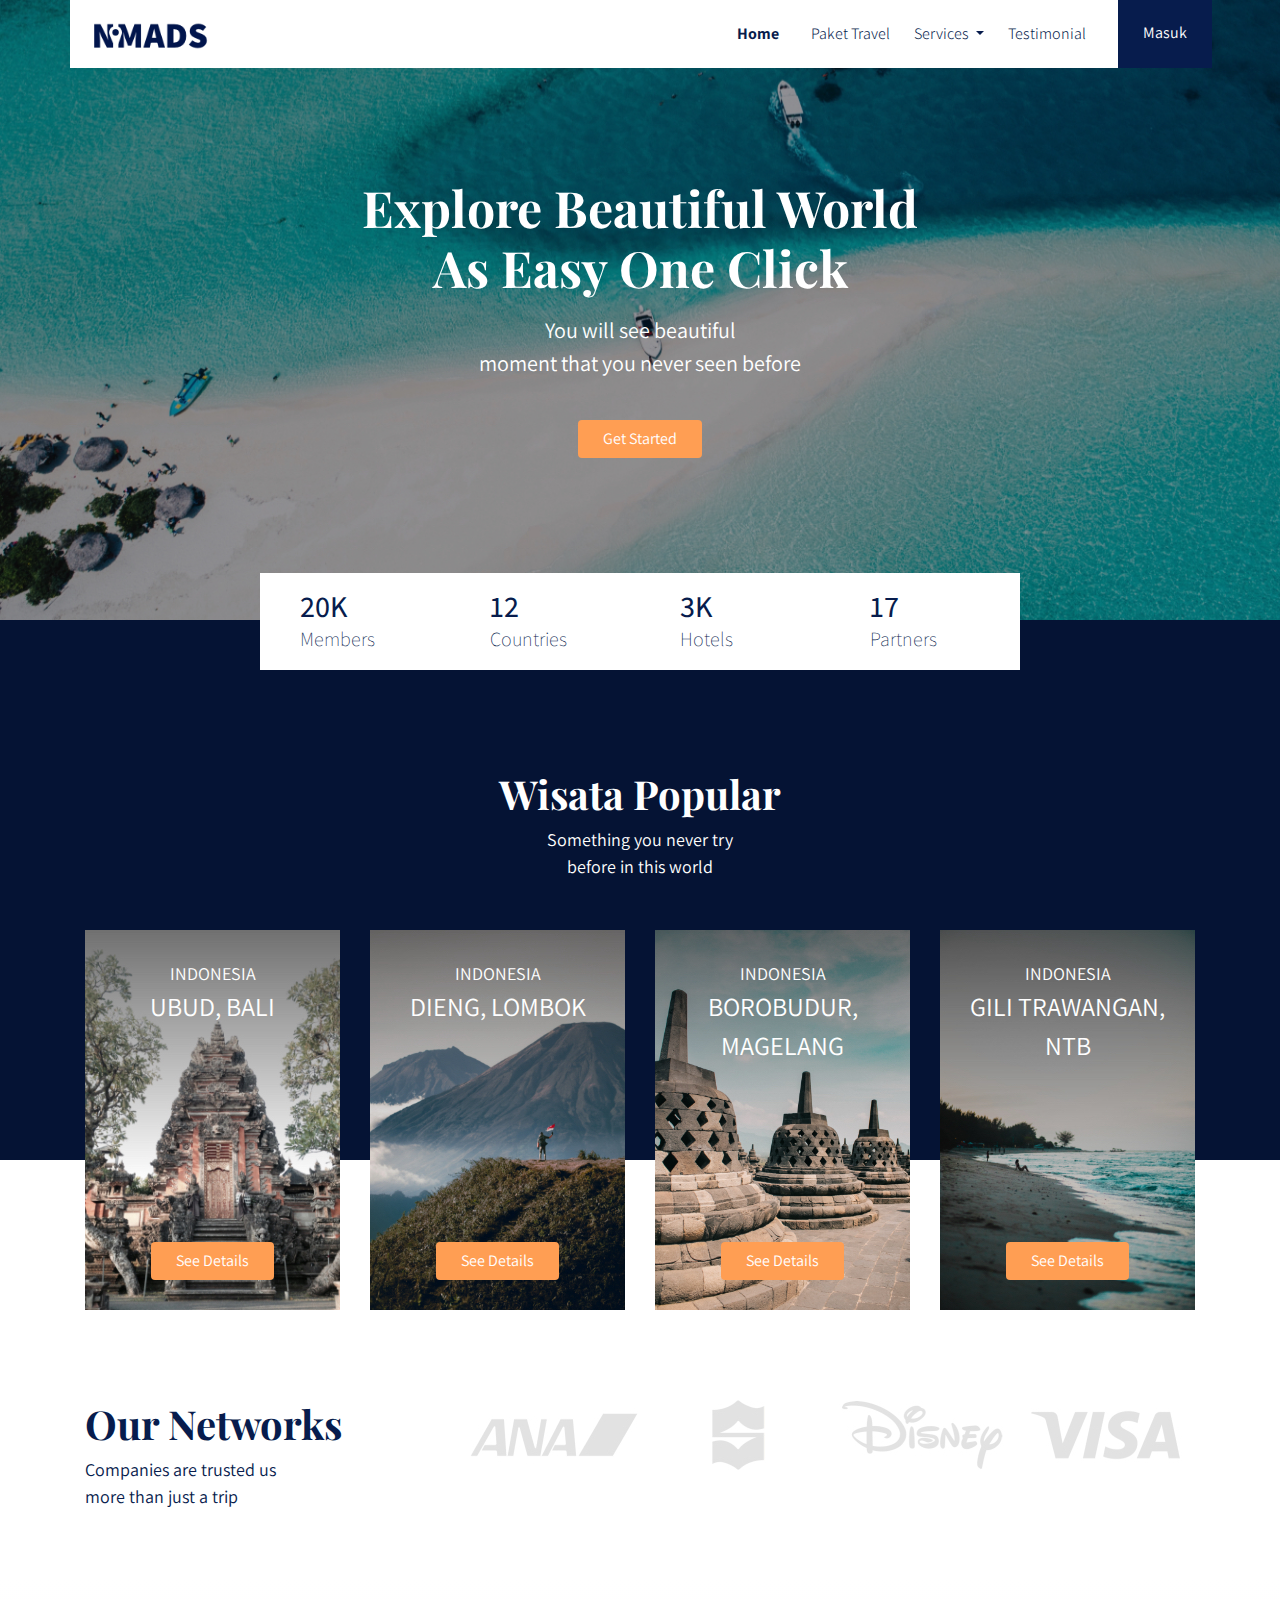
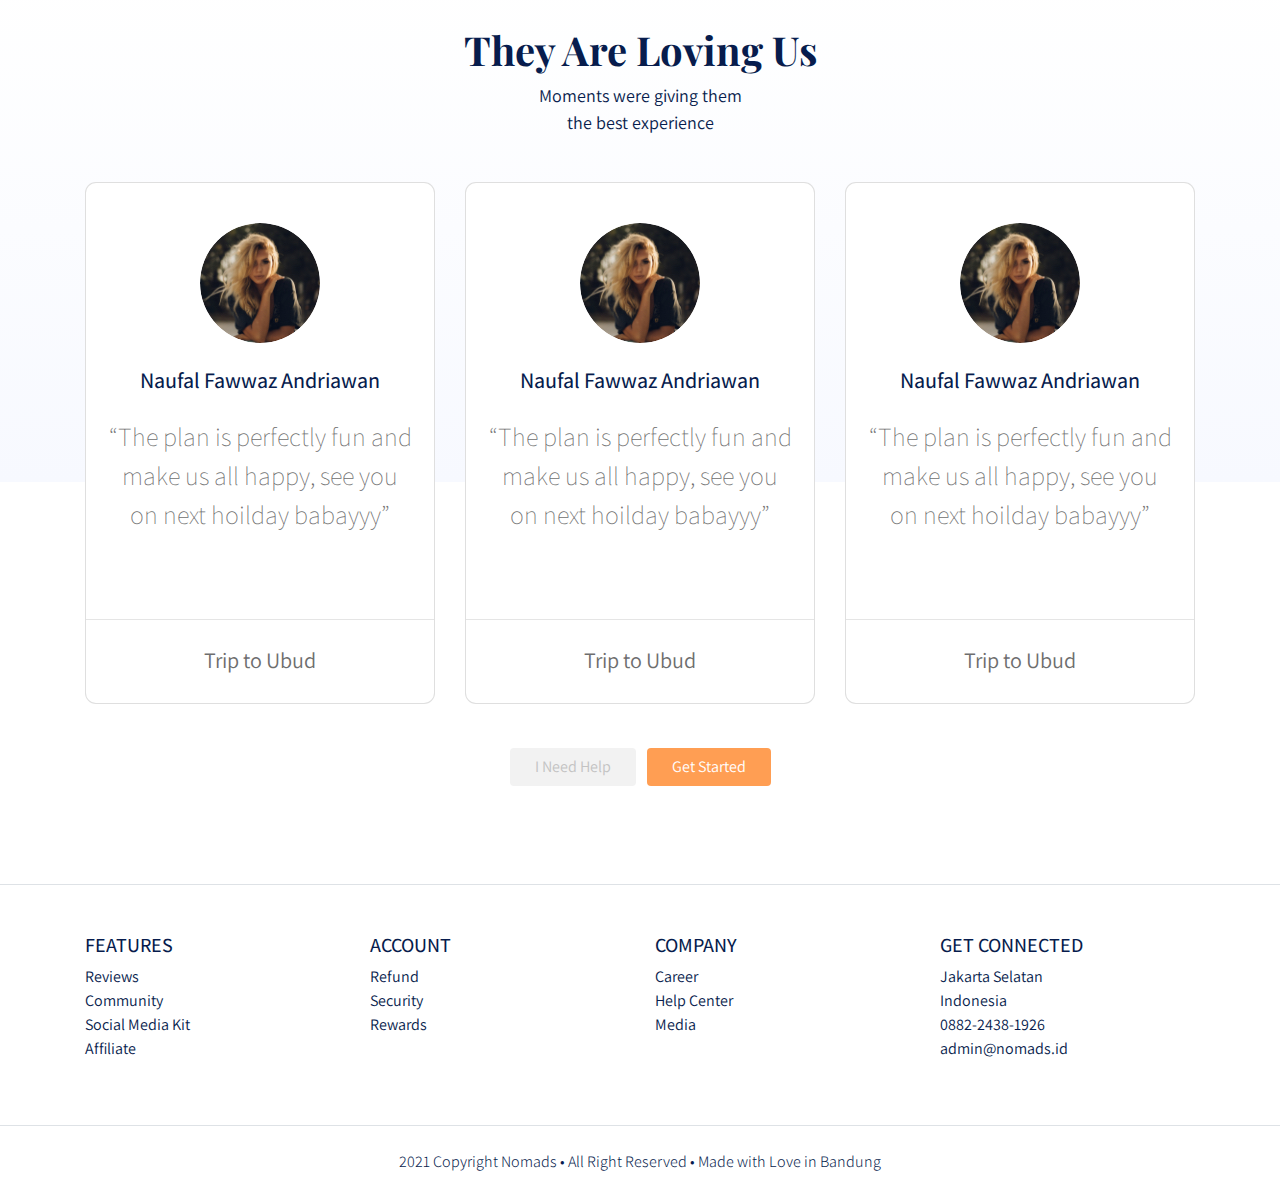
<file: index.html>
<!DOCTYPE html>
<html lang="en">
<head>
    <meta charset="UTF-8">
    <meta http-equiv="X-UA-Compatible" content="IE=edge">
    <meta name="viewport" content="width=device-width, initial-scale=1.0">
    <title>Home - Nomads</title>

    <!-- Fonts -->
    <link rel="preconnect" href="https://fonts.googleapis.com">
    <link rel="preconnect" href="https://fonts.gstatic.com" crossorigin>
    <link href="https://fonts.googleapis.com/css2?family=Assistant:wght@200;300;400;500;600;700;800&family=Playfair+Display:ital,wght@0,400;0,500;0,600;0,700;0,800;0,900;1,400;1,500;1,600;1,700;1,800;1,900&display=swap" rel="stylesheet">

    <!-- Bootstrap -->
    <link rel="stylesheet" href="frontend/libraries/bootstrap/css/bootstrap.min.css">
    
    <!-- Custom Style -->
    <link rel="stylesheet" href="frontend/styles/main.css">
</head>
<body>
    <!-- Navbar -->
    <div class="container">
        <nav class="row navbar navbar-expand-lg navbar-light bg-white">
            <a href="#" class="navbar-brand">
                <img src="frontend/images/logo.png" alt="Logo Nomads">
            </a>
            <button 
                class="navbar-toggler navbar-toggler-right" 
                type="button" 
                data-toggle="collapse" 
                data-target="#navb"
            >
                <span class="navbar-toggler-icon"></span>
            </button>

            <div class="collapse navbar-collapse" id="navb">
                <ul class="navbar-nav ml-auto mr-3">
                    <li class="nav-item mx-md-2">
                        <a href="#" class="nav-link active">Home</a>
                    </li>
                    <li class="nav-item mx-md-2">
                        <a href="#" class="nav-link">Paket Travel</a>
                    </li>
                    <li class="nav-item dropdown">
                        <a href="#" class="nav-link dropdown-toggle" id="navbardrop" data-toggle="dropdown">
                            Services
                        </a>
                        <div class="dropdown-menu">
                            <a href="" class="dropdown-item">Link</a>
                            <a href="" class="dropdown-item">Link</a>
                            <a href="" class="dropdown-item">Link</a>
                        </div>
                    </li>
                    <li class="nav-item mx-md-2">
                        <a href="#" class="nav-link">Testimonial</a>
                    </li>
                </ul>

                <!-- Mobile Button -->
                <form action="" class="form-inline d-sm-block d-md-none">
                    <button class="btn btn-login my-2 my-sm-0">
                        Masuk
                    </button>
                </form>

                <!-- Desktop Button -->
                <form action="" class="form-inline my-2 my-lg-0 d-none d-md-block">
                    <button class="btn btn-login btn-navbar-right my-2 my-sm-0 px-4">
                        Masuk
                    </button>
                </form>
            </div>
        </nav>
    </div>

    <!-- Header -->
    <header class="text-center">
        <h1>
            Explore Beautiful World
            <br />
            As Easy One Click
        </h1>
        <p class="mt-3">
            You will see beautiful
            <br />
            moment that you never seen before
        </p>
        <a href="#" class="btn btn-get-started px-4 mt-4">
            Get Started
        </a>
    </header>

    <!-- Content -->
    <main>

        <div class="container">
            <section class="section-stats row justify-content-center" id="stats">
                <div class="col-6 col-md-2 stats-detail">
                    <h2>20K</h2>
                    <p>Members</p>
                </div>
                <div class="col-6 col-md-2 stats-detail">
                    <h2>12</h2>
                    <p>Countries</p>
                </div>
                <div class="col-6 col-md-2 stats-detail">
                    <h2>3K</h2>
                    <p>Hotels</p>
                </div>
                <div class="col-6 col-md-2 stats-detail">
                    <h2>17</h2>
                    <p>Partners</p>
                </div>
            </section>
        </div>

        <section class="section-popular" id="popular">
            <div class="container">
                <div class="row">
                    <div class="col text-center section-popular-heading">
                        <h2>Wisata Popular</h2>
                        <p>
                            Something you never try
                            <br />
                            before in this world
                        </p>
                    </div>
                </div>
            </div>
        </section>

        <section class="section-popular-content" id="popular-content">
            <div class="container">
                <div class="section-popular-travel row justify-content-center">
                    <div class="col-sm-12 col-md-4 col-lg-3">    
                        <div class="card-travel text-center d-flex flex-column"
                            style="background-image: url('frontend/images/popular-1.jpg');">
                            <div class="travel-country">INDONESIA</div>
                            <div class="travel-location">UBUD, BALI</div>
                            <div class="travel-button mt-auto">
                                <a href="detail.html" class="btn btn-travel-details px-4">
                                    See Details
                                </a>
                            </div>
                        </div>
                    </div>
                    <div class="col-sm-12 col-md-4 col-lg-3">
                        <div class="card-travel text-center d-flex flex-column"
                            style="background-image: url('frontend/images/popular-2.jpg');">
                            <div class="travel-country">INDONESIA</div>
                            <div class="travel-location">DIENG, LOMBOK</div>
                            <div class="travel-button mt-auto">
                                <a href="detail.html" class="btn btn-travel-details px-4">
                                    See Details
                                </a>
                            </div>
                        </div>
                    </div>
                    <div class="col-sm-12 col-md-4 col-lg-3">
                        <div class="card-travel text-center d-flex flex-column"
                            style="background-image: url('frontend/images/popular-3.jpg');">
                            <div class="travel-country">INDONESIA</div>
                            <div class="travel-location">BOROBUDUR, MAGELANG</div>
                            <div class="travel-button mt-auto">
                                <a href="detail.html" class="btn btn-travel-details px-4">
                                    See Details
                                </a>
                            </div>
                        </div>
                    </div>
                    <div class="col-sm-12 col-md-4 col-lg-3">
                        <div class="card-travel text-center d-flex flex-column"
                            style="background-image: url('frontend/images/popular-4.jpg');">
                            <div class="travel-country">INDONESIA</div>
                            <div class="travel-location">GILI TRAWANGAN, NTB</div>
                            <div class="travel-button mt-auto">
                                <a href="detail.html" class="btn btn-travel-details px-4">
                                    See Details
                                </a>
                            </div>
                        </div>
                    </div>
                </div>
            </div>
        </section>

        <section class="section-networks" id="networks">
            <div class="container">
                <div class="row">
                    <div class="col-md-4">
                        <h2>Our Networks</h2>
                        <p>
                            Companies are trusted us
                            <br />
                            more than just a trip
                        </p>
                    </div>
                    <div class="col-md-8 text-center">
                        <img src="frontend/images/partners.jpg" alt="Logo Partner" class="img-partner"  >
                    </div>
                </div>
            </div>
        </section>

        <section class="section-testimonial-heading" id="testimonial-heading">
            <div class="container">
                <div class="row">
                    <div class="col text-center">
                        <h2>They Are Loving Us</h2>
                        <p>
                            Moments were giving them 
                            <br />
                            the best experience
                        </p>
                    </div>
                </div>
            </div>
        </section>

        <section class="section-testimonial-content" id="testimonial-content">
            <div class="container">
                <div class="section-popular-travel row justify-content-center">
                    <div class="col-sm-6 col-md-6 col-lg-4">
                        <div class="card card-testimonial text-center">
                            <div class="testimonial-content">
                                <img src="frontend/images/profile.jpg" alt="User" class="mb-4 rounded-circle">
                                <h3 class="mb-4">Naufal Fawwaz Andriawan</h3>
                                <p class="testimonial">
                                    “The plan is perfectly fun 
                                    and make us all happy, 
                                    see you on next hoilday 
                                    babayyy”        
                                </p>
                            </div>
                            <hr>
                            <p class="trip-to mt-2">
                                Trip to Ubud
                            </p>
                        </div>
                    </div>
                    <div class="col-sm-6 col-md-6 col-lg-4">
                        <div class="card card-testimonial text-center">
                            <div class="testimonial-content">
                                <img src="frontend/images/profile.jpg" alt="User" class="mb-4 rounded-circle">
                                <h3 class="mb-4">Naufal Fawwaz Andriawan</h3>
                                <p class="testimonial">
                                    “The plan is perfectly fun 
                                    and make us all happy, 
                                    see you on next hoilday 
                                    babayyy”        
                                </p>
                            </div>
                            <hr>
                            <p class="trip-to mt-2">
                                Trip to Ubud
                            </p>
                        </div>
                    </div>
                    <div class="col-sm-6 col-md-6 col-lg-4">
                        <div class="card card-testimonial text-center">
                            <div class="testimonial-content">
                                <img src="frontend/images/profile.jpg" alt="User" class="mb-4 rounded-circle">
                                <h3 class="mb-4">Naufal Fawwaz Andriawan</h3>
                                <p class="testimonial">
                                    “The plan is perfectly fun 
                                    and make us all happy, 
                                    see you on next hoilday 
                                    babayyy”        
                                </p>
                            </div>
                            <hr>
                            <p class="trip-to mt-2">
                                Trip to Ubud
                            </p>
                        </div>
                    </div>
                </div>
                <div class="row">
                    <div class="col-12 text-center">
                        <a href="#" class="btn btn-need-help px-4 mt-4 mx-1">
                            I Need Help
                        </a>
                        <a href="#" class="btn btn-get-started px-4 mt-4 mx-1">
                            Get Started
                        </a>
                    </div>
                </div>
            </div>
        </section>
    </main>

    <!-- Footer -->
    <footer class="section-footer mt-5 mb-4 border-top">
        <div class="container pt-5 pb-5">
            <div class="row justify-content-center">
                <div class="col-12">
                    <div class="row">
                        <div class="col-6 col-lg-3">
                            <h5>FEATURES</h5>
                            <ul class="list-unstyled">
                                <li><a href="#">Reviews</a></li>
                                <li><a href="#">Community</a></li>
                                <li><a href="#">Social Media Kit</a></li>
                                <li><a href="#">Affiliate</a></li>
                            </ul>
                        </div>
                        <div class="col-6 col-lg-3">
                            <h5>ACCOUNT</h5>
                            <ul class="list-unstyled">
                                <li><a href="#">Refund</a></li>
                                <li><a href="#">Security</a></li>
                                <li><a href="#">Rewards</a></li>
                            </ul>
                        </div>
                        <div class="col-6 col-lg-3">
                            <h5>COMPANY</h5>
                            <ul class="list-unstyled">
                                <li><a href="#">Career</a></li>
                                <li><a href="#">Help Center</a></li>
                                <li><a href="#">Media</a></li>
                            </ul>
                        </div>
                        <div class="col-6 col-lg-3">
                            <h5>GET CONNECTED</h5>
                            <ul class="list-unstyled">
                                <li><a href="#">Jakarta Selatan</a></li>
                                <li><a href="#">Indonesia</a></li>
                                <li><a href="#">0882-2438-1926</a></li>
                                <li><a href="#">admin@nomads.id</a></li>
                            </ul>
                        </div>
                    </div>
                </div>
            </div>
        </div>
        <div class="container-fluid">
            <div class="row border-top justify-content-center align-items-center pt-4">
                <div class="col-auto text-gray-500 font-weight-light text-center">
                    2021 Copyright Nomads • All Right Reserved • Made with Love in Bandung
                </div>
            </div>
        </div>
    </footer>

    <script src="frontend/libraries/jquery/jquery.min.js"></script>
    <script src="frontend/libraries/bootstrap/js/bootstrap.min.js"></script>
    <script src="frontend/libraries/retina/retina.min.js"></script>
</body>
</html>
</file>
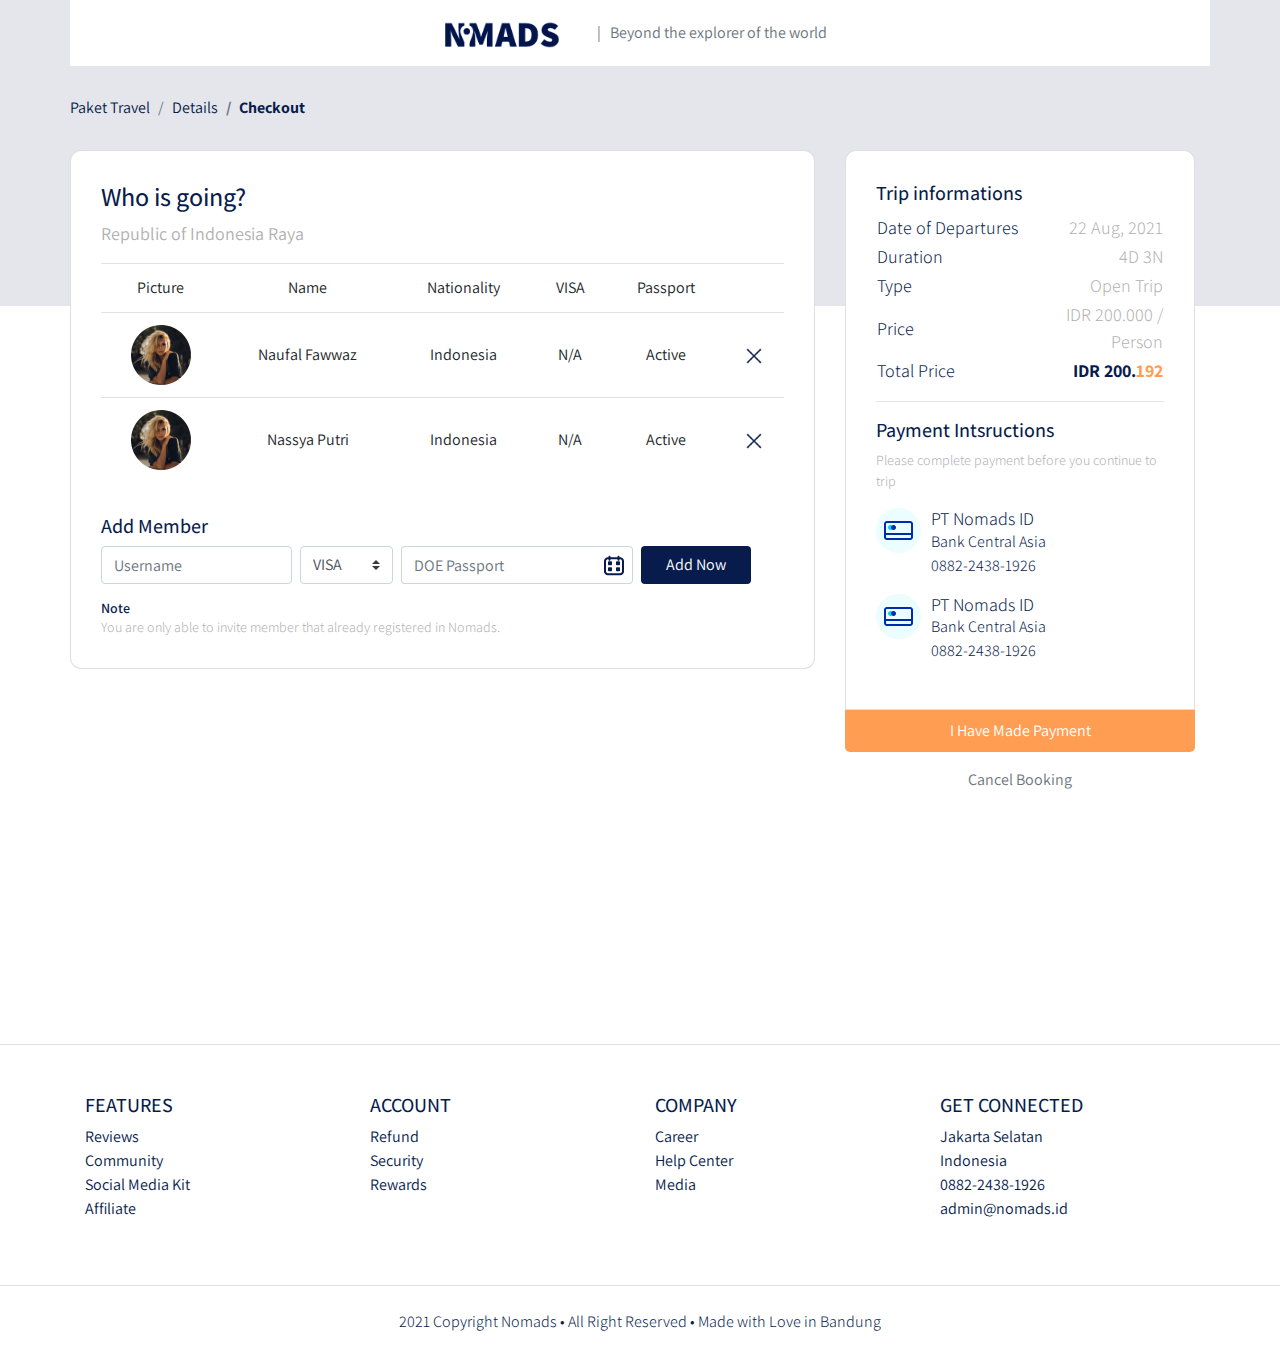
<file: checkout.html>
<!DOCTYPE html>
<html lang="en">
<head>
    <meta charset="UTF-8">
    <meta http-equiv="X-UA-Compatible" content="IE=edge">
    <meta name="viewport" content="width=device-width, initial-scale=1.0">
    <title>Checkout - Nomads</title>

    <!-- Fonts -->
    <link rel="preconnect" href="https://fonts.googleapis.com">
    <link rel="preconnect" href="https://fonts.gstatic.com" crossorigin>
    <link href="https://fonts.googleapis.com/css2?family=Assistant:wght@200;300;400;500;600;700;800&family=Playfair+Display:ital,wght@0,400;0,500;0,600;0,700;0,800;0,900;1,400;1,500;1,600;1,700;1,800;1,900&display=swap" rel="stylesheet">

    <!-- Libraries -->
    <link rel="stylesheet" href="frontend/libraries/bootstrap/css/bootstrap.min.css">
    <link rel="stylesheet" href="frontend/libraries/xzoom/css/xzoom.min.css">
    <link rel="stylesheet" href="frontend/libraries/gijgo/css/gijgo.min.css">

    <!-- Custom Style -->
    <link rel="stylesheet" href="frontend/styles/main.css">
</head>
<body>
    <!-- Navbar -->
    <div class="container">
        <nav class="row navbar navbar-expand-lg navbar-light bg-white">
            <div class="navbar-nav ml-auto mr-auto mr-sm-auto mr-lg-0 mr-mr-auto">
                <a href="index.html" class="navbar-brand">
                    <img src="frontend/images/logo.png" alt="Logo Nomads">
                </a>
            </div>
            <ul class="navbar nav mr-auto d-none d-lg-block">
                <li>
                    <span class="text-muted">
                        | &nbsp; Beyond the explorer of the world
                    </span>
                </li>
            </ul>
        </nav>
    </div>

    <main>
        <section class="section-details-header"></section>
        <section class="section-details-content">
            <div class="container">
                <div class="row">
                    <div class="col p-0 mx-4 mx-md-0">
                        <nav>
                            <ol class="breadcrumb">
                                <li class="breadcrumb-item">
                                    Paket Travel
                                </li>
                                <li class="breadcrumb-item">
                                    Details
                                </li>
                                <li class="breadcrumb-item active">
                                    Checkout
                                </li>
                            </ol>
                        </nav>
                    </div>
                </div>
                <div class="row">
                    <div class="col-lg-8 pl-lg-0">
                        <div class="card card-details">
                            <h1>Who is going?</h1>
                            <p>
                                Republic of Indonesia Raya
                            </p>
                            <div class="attendee">
                                <table class="table table-responsive-sm text-center">
                                    <thead>
                                        <tr>
                                            <td>Picture</td>
                                            <td>Name</td>
                                            <td>Nationality</td>
                                            <td>VISA</td>
                                            <td>Passport</td>
                                            <td></td>
                                        </tr>
                                    </thead>
                                    <tbody>
                                        <tr>
                                            <td>
                                                <img src="frontend/images/profile.jpg" alt="Avatar" height="60">
                                            </td>
                                            <td class="align-middle">
                                                Naufal Fawwaz
                                            </td>
                                            <td class="align-middle">
                                                Indonesia
                                            </td>
                                            <td class="align-middle">
                                                N/A
                                            </td>
                                            <td class="align-middle">
                                                Active
                                            </td>
                                            <td class="align-middle">
                                                <a href="#">
                                                    <img src="frontend/images/ic_remove.png" alt="">
                                                </a>
                                            </td>
                                        </tr>
                                        <tr>
                                            <td>
                                                <img src="frontend/images/profile.jpg" alt="Avatar" height="60">
                                            </td>
                                            <td class="align-middle">
                                                Nassya Putri    
                                            </td>
                                            <td class="align-middle">
                                                Indonesia
                                            </td>
                                            <td class="align-middle">
                                                N/A
                                            </td>
                                            <td class="align-middle">
                                                Active
                                            </td>
                                            <td class="align-middle">
                                                <a href="#">
                                                    <img src="frontend/images/ic_remove.png" alt="">
                                                </a>
                                            </td>
                                        </tr>
                                    </tbody>
                                </table>
                            </div>
                            <div class="member mt-3">
                                <h2>Add Member</h2>
                                <form action="#" class="form-inline">
                                    <label for="inputUsername" class="sr-only">Name</label>
                                    <input type="text" name="Username" id="inputUsername" class="form-control mb-2 mr-sm-2" placeholder="Username">

                                    <label for="inputVisa" class="sr-only">Visa</label> 
                                    <select name="visa" id="inputVisa" class="custom-select mb-2 mr-sm-2">
                                        <option value="VISA" selected>VISA</option>
                                        <option value="30 Days">30 Days</option>
                                        <option value="N/A">N/A</option>
                                    </select>

                                    <label for="doePassport" class="sr-only">DOE Passport</label>
                                    <div class="input-group mb-2 mr-sm-2">
                                        <input type="text" class="form-control datepicker" id="doePassport" name="doePassport" placeholder="DOE Passport">
                                    </div>

                                    <button type="submit" class="btn btn-add-now mb-2 mt-2 mt-md-0 px-4">
                                        Add Now
                                    </button>
                                </form>
                                <h3 class="mt-2 mb-0">Note</h3>
                                <p class="disclaimer mb-0">
                                    You are only able to invite member that already registered in Nomads.   
                                </p>
                            </div>
                        </div>
                    </div>
                    <div class="col-lg-4 mt-4 mt-md-0">
                        <div class="card card-details card-right">
                            <h2>Trip informations</h2>
                            <table class="trip-informations">
                                <tr>
                                    <th width="50%">
                                        Date of Departures
                                    </th>
                                    <td width="50%" class="text-right">
                                        22 Aug, 2021
                                    </td>
                                </tr>
                                <tr>
                                    <th width="50%">
                                        Duration
                                    </th>
                                    <td width="50%" class="text-right">
                                        4D 3N
                                    </td>
                                </tr>
                                <tr>
                                    <th width="50%">
                                        Type
                                    </th>
                                    <td width="50%" class="text-right">
                                        Open Trip
                                    </td>
                                </tr>
                                <tr>
                                    <th width="50%">
                                        Price
                                    </th>
                                    <td width="50%" class="text-right">
                                        IDR 200.000 / Person
                                    </td>
                                </tr>
                                <tr>
                                    <th width="50%">
                                        Total Price
                                    </th>
                                    <td width="50%" class="text-right text-total">
                                        <span class="text-blue">IDR 200.<span class="text-orange">192</span></span>
                                    </td>
                                </tr>
                            </table>
                            <hr>
                            <h2>Payment Intsructions</h2>
                            <p class="payment-instructions">
                                Please complete payment before you continue to trip
                            </p>
                            <div class="bank">
                                <div class="bank-item pb-3">
                                    <img src="frontend/images/ic_bank.png" alt="Bank Icon" class="bank-image">
                                    <div class="description">
                                        <h3>PT Nomads ID</h3>
                                        <p>
                                            Bank Central Asia
                                            <br />
                                            0882-2438-1926
                                        </p>
                                    </div>
                                    <div class="clearfix"></div>
                                </div>
                                <div class="bank-item pb-3">
                                    <img src="frontend/images/ic_bank.png" alt="Bank Icon" class="bank-image">
                                    <div class="description">
                                        <h3>PT Nomads ID</h3>
                                        <p>
                                            Bank Central Asia
                                            <br />
                                            0882-2438-1926
                                        </p>
                                    </div>
                                    <div class="clearfix"></div>
                                </div>
                            </div>
                        </div>
                        <div class="join-container">
                            <a href="success-checkout.html" class="btn btn-block btn-join-now mt-3 py-2">
                                I Have Made Payment
                            </a>
                        </div>
                        <div class="text-center mt-3">
                            <a href="detail.html" class="text-muted">
                                Cancel Booking
                            </a>
                        </div>
                    </div>
                </div>
            </div>
        </section>
    </main>

    <!-- Footer -->
    <footer class="section-footer mt-5 mb-4 border-top">
        <div class="container pt-5 pb-5">
            <div class="row justify-content-center">
                <div class="col-12">
                    <div class="row">
                        <div class="col-6 col-lg-3">
                            <h5>FEATURES</h5>
                            <ul class="list-unstyled">
                                <li><a href="#">Reviews</a></li>
                                <li><a href="#">Community</a></li>
                                <li><a href="#">Social Media Kit</a></li>
                                <li><a href="#">Affiliate</a></li>
                            </ul>
                        </div>
                        <div class="col-6 col-lg-3">
                            <h5>ACCOUNT</h5>
                            <ul class="list-unstyled">
                                <li><a href="#">Refund</a></li>
                                <li><a href="#">Security</a></li>
                                <li><a href="#">Rewards</a></li>
                            </ul>
                        </div>
                        <div class="col-6 col-lg-3">
                            <h5>COMPANY</h5>
                            <ul class="list-unstyled">
                                <li><a href="#">Career</a></li>
                                <li><a href="#">Help Center</a></li>
                                <li><a href="#">Media</a></li>
                            </ul>
                        </div>
                        <div class="col-6 col-lg-3">
                            <h5>GET CONNECTED</h5>
                            <ul class="list-unstyled">
                                <li><a href="#">Jakarta Selatan</a></li>
                                <li><a href="#">Indonesia</a></li>
                                <li><a href="#">0882-2438-1926</a></li>
                                <li><a href="#">admin@nomads.id</a></li>
                            </ul>
                        </div>
                    </div>
                </div>
            </div>
        </div>
        <div class="container-fluid">
            <div class="row border-top justify-content-center align-items-center pt-4">
                <div class="col-auto text-gray-500 font-weight-light text-center">
                    2021 Copyright Nomads • All Right Reserved • Made with Love in Bandung
                </div>
            </div>
        </div>
    </footer>

    <script src="frontend/libraries/jquery/jquery.min.js"></script>
    <script src="frontend/libraries/bootstrap/js/bootstrap.min.js"></script>
    <script src="frontend/libraries/retina/retina.min.js"></script>
    <script src="frontend/libraries/xzoom/js/xzoom.min.js"></script>
    <script src="frontend/libraries/gijgo/js/gijgo.min.js"></script>

    <script>
        $(document).ready(function() {
            $(".xzoom, .xzoom-gallery").xzoom({
                zoomWidth: 1000,
                title: false,
                tint: '#333',
                Xoffset: 15
            });

            $('.datepicker').datepicker({
                uiLibrary: 'bootstrap4',
                icons: {
                    rightIcon: "<img src='frontend/images/ic_calendar.png' />"
                }
            })
        });
    </script>
</body>
</html>
</file>
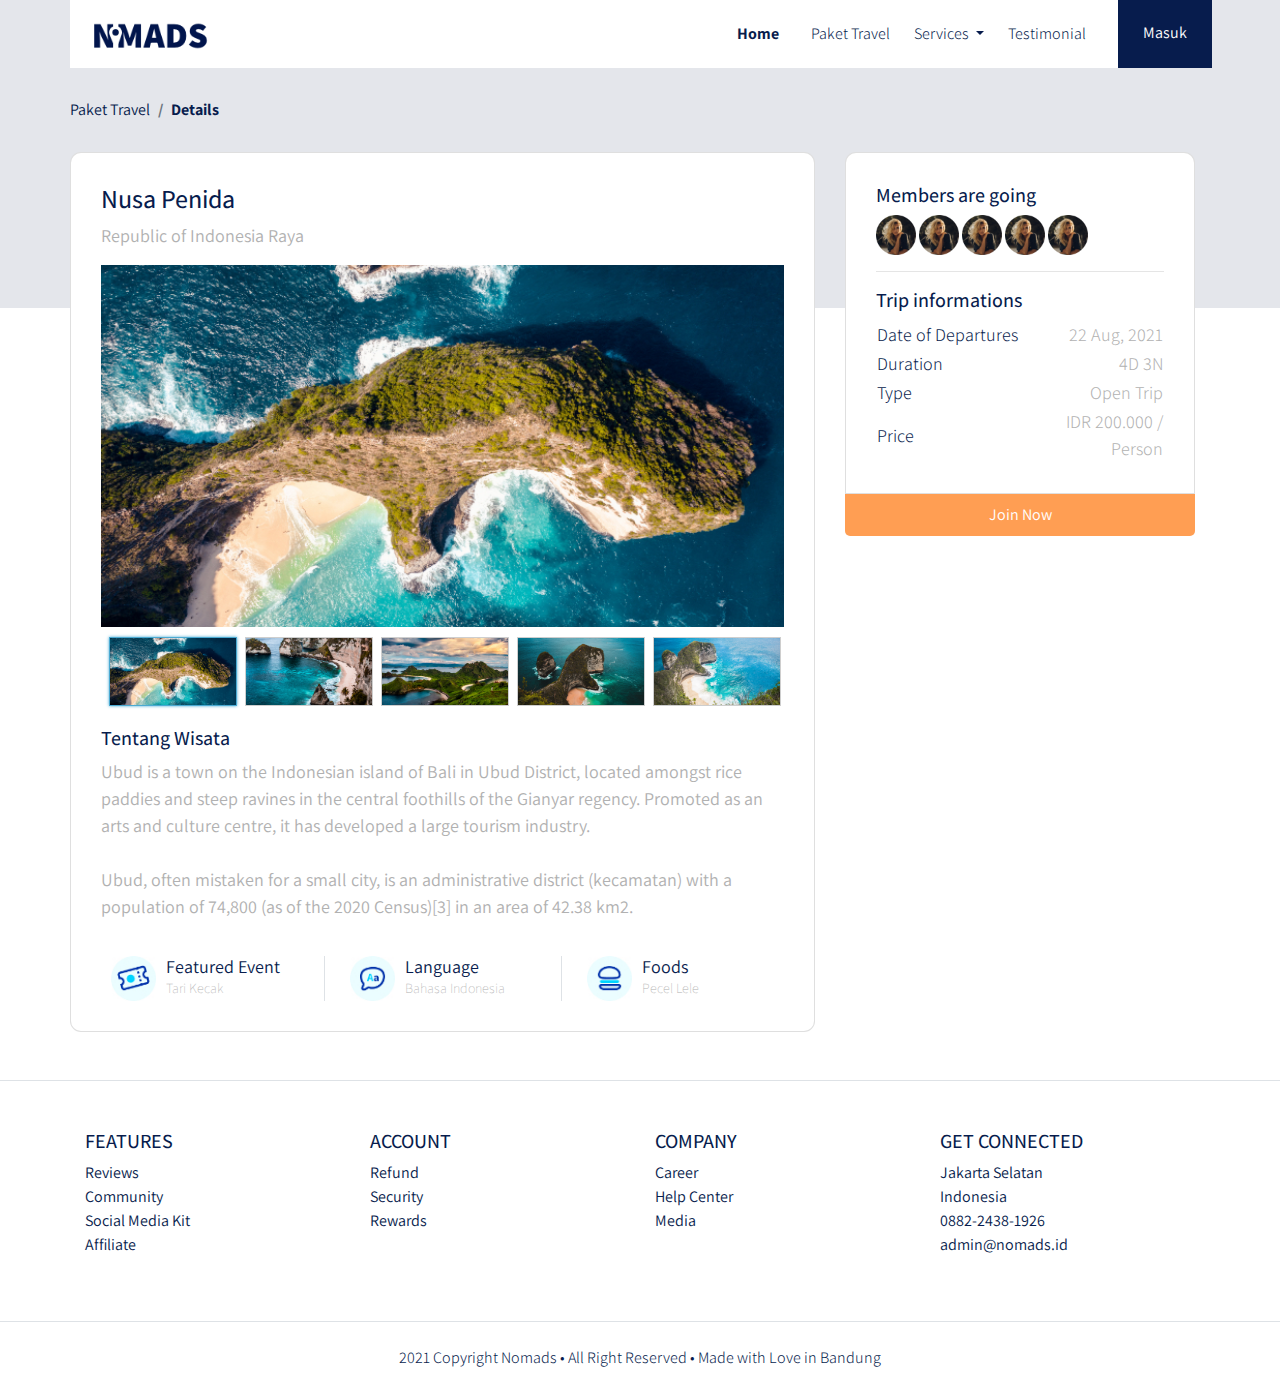
<file: detail.html>
<!DOCTYPE html>
<html lang="en">
<head>
    <meta charset="UTF-8">
    <meta http-equiv="X-UA-Compatible" content="IE=edge">
    <meta name="viewport" content="width=device-width, initial-scale=1.0">
    <title>Detail - Nomads</title>

    <!-- Fonts -->
    <link rel="preconnect" href="https://fonts.googleapis.com">
    <link rel="preconnect" href="https://fonts.gstatic.com" crossorigin>
    <link href="https://fonts.googleapis.com/css2?family=Assistant:wght@200;300;400;500;600;700;800&family=Playfair+Display:ital,wght@0,400;0,500;0,600;0,700;0,800;0,900;1,400;1,500;1,600;1,700;1,800;1,900&display=swap" rel="stylesheet">

    <!-- Bootstrap -->
    <link rel="stylesheet" href="frontend/libraries/bootstrap/css/bootstrap.min.css">

    <!-- X Zoom -->
    <link rel="stylesheet" href="frontend/libraries/xzoom/css/xzoom.min.css">
    
    <!-- Custom Style -->
    <link rel="stylesheet" href="frontend/styles/main.css">
</head>
<body>
    <!-- Navbar -->
    <div class="container">
        <nav class="row navbar navbar-expand-lg navbar-light bg-white">
            <a href="#" class="navbar-brand">
                <img src="frontend/images/logo.png" alt="Logo Nomads">
            </a>
            <button 
                class="navbar-toggler navbar-toggler-right" 
                type="button" 
                data-toggle="collapse" 
                data-target="#navb"
            >
                <span class="navbar-toggler-icon"></span>
            </button>

            <div class="collapse navbar-collapse" id="navb">
                <ul class="navbar-nav ml-auto mr-3">
                    <li class="nav-item mx-md-2">
                        <a href="#" class="nav-link active">Home</a>
                    </li>
                    <li class="nav-item mx-md-2">
                        <a href="#" class="nav-link">Paket Travel</a>
                    </li>
                    <li class="nav-item dropdown">
                        <a href="#" class="nav-link dropdown-toggle" id="navbardrop" data-toggle="dropdown">
                            Services
                        </a>
                        <div class="dropdown-menu">
                            <a href="" class="dropdown-item">Link</a>
                            <a href="" class="dropdown-item">Link</a>
                            <a href="" class="dropdown-item">Link</a>
                        </div>
                    </li>
                    <li class="nav-item mx-md-2">
                        <a href="#" class="nav-link">Testimonial</a>
                    </li>
                </ul>

                <!-- Mobile Button -->
                <form action="" class="form-inline d-sm-block d-md-none">
                    <button class="btn btn-login my-2 my-sm-0">
                        Masuk
                    </button>
                </form>

                <!-- Desktop Button -->
                <form action="" class="form-inline my-2 my-lg-0 d-none d-md-block">
                    <button class="btn btn-login btn-navbar-right my-2 my-sm-0 px-4">
                        Masuk
                    </button>
                </form>
            </div>
        </nav>
    </div>

    <main>
        <section class="section-details-header"></section>
        <section class="section-details-content">
            <div class="container">
                <div class="row">
                    <div class="col p-0 mx-4 mx-md-0">
                        <nav>
                            <ol class="breadcrumb">
                                <li class="breadcrumb-item">
                                    Paket Travel
                                </li>
                                <li class="breadcrumb-item active">
                                    Details
                                </li>
                            </ol>
                        </nav>
                    </div>
                </div>
                <div class="row">
                    <div class="col-lg-8 pl-lg-0">
                        <div class="card card-details">
                            <h1>Nusa Penida</h1>
                            <p>
                                Republic of Indonesia Raya
                            </p>
                            <div class="gallery">
                                <div class="xzoom-container">
                                    <img src="frontend/images/image-1.jpg" alt="Images Detail" class="xzoom"
                                        id="xzoom-default" xoriginal="frontend/images/image-1.jpg">
                                </div>
                                <div class="xzoom-thumbs">
                                    <a href="frontend/images/image-1.jpg">
                                        <img src="frontend/images/image-1.jpg" class="xzoom-gallery" width="128" alt="" xpreview="frontend/images/image-1.jpg">
                                    </a>
                                    <a href="frontend/images/image-2.jpg">
                                        <img src="frontend/images/image-2.jpg" class="xzoom-gallery" width="128" alt="" xpreview="frontend/images/image-2.jpg">
                                    </a>
                                    <a href="frontend/images/image-3.jpg">
                                        <img src="frontend/images/image-3.jpg" class="xzoom-gallery" width="128" alt="" xpreview="frontend/images/image-3.jpg">
                                    </a>
                                    <a href="frontend/images/image-4.jpg">
                                        <img src="frontend/images/image-4.jpg" class="xzoom-gallery" width="128" alt="" xpreview="frontend/images/image-4.jpg">
                                    </a>
                                    <a href="frontend/images/image-5.jpg">
                                        <img src="frontend/images/image-5.jpg" class="xzoom-gallery" width="128" alt="" xpreview="frontend/images/image-5.jpg">
                                    </a>
                                </div>
                            </div>
                            <h2>Tentang Wisata</h2>
                            <p>
                                Ubud is a town on the Indonesian island of Bali in Ubud District, located amongst rice paddies and steep ravines in the central foothills of the Gianyar regency. Promoted as an arts and culture centre, it has developed a large tourism industry.
                                <br />
                                <br />
                                Ubud, often mistaken for a small city, is an administrative district (kecamatan) with a population of 74,800 (as of the 2020 Census)[3] in an area of 42.38 km2.
                            </p>
                            <div class="features row">
                                <div class="col-md-4 d-none d-md-block">
                                    <div class="description">
                                        <img src="frontend/images/ic_event.jpg" alt="Icons" class="featured-image">
                                        <div class="description">
                                            <h3>Featured Event</h3>
                                            <p>Tari Kecak</p>
                                        </div>
                                    </div>
                                </div>
                                <div class="col-md-4 border-left d-block d-md-none ml-3 ml-md-0">
                                    <div class="description">
                                        <img src="frontend/images/ic_event.jpg" alt="Icons" class="featured-image">
                                        <div class="description">
                                            <h3>Featured Event</h3>
                                            <p>Tari Kecak</p>
                                        </div>
                                    </div>
                                </div>
                                <div class="col-md-4 border-left mt-4 mt-md-0 ml-3 ml-md-0">
                                    <div class="description">
                                        <img src="frontend/images/ic_language.jpg" alt="Icons" class="featured-image">
                                        <div class="description">
                                            <h3>Language</h3>
                                            <p>Bahasa Indonesia</p>
                                        </div>
                                    </div>
                                </div>
                                <div class="col-md-4 border-left mt-4 mt-md-0 ml-3 ml-md-0">
                                    <div class="description">
                                        <img src="frontend/images/ic_foods.jpg" alt="Icons" class="featured-image">
                                        <div class="description">
                                            <h3>Foods</h3>
                                            <p>Pecel Lele</p>
                                        </div>
                                    </div>
                                </div>
                            </div>
                        </div>
                    </div>
                    <div class="col-lg-4 mt-4 mt-md-0">
                        <div class="card card-details card-right">
                            <h2>Members are going</h2>
                            <div class="members mr-2">
                                <img src="frontend/images/profile.jpg" alt="Profile" class="member-image">
                                <img src="frontend/images/profile.jpg" alt="Profile" class="member-image">
                                <img src="frontend/images/profile.jpg" alt="Profile" class="member-image">
                                <img src="frontend/images/profile.jpg" alt="Profile" class="member-image">
                                <img src="frontend/images/profile.jpg" alt="Profile" class="member-image">
                            </div>
                            <hr>
                            <h2>Trip informations</h2>
                            <table class="trip-informations">
                                <tr>
                                    <th width="50%">
                                        Date of Departures
                                    </th>
                                    <td width="50%" class="text-right">
                                        22 Aug, 2021
                                    </td>
                                </tr>
                                <tr>
                                    <th width="50%">
                                        Duration
                                    </th>
                                    <td width="50%" class="text-right">
                                        4D 3N
                                    </td>
                                </tr>
                                <tr>
                                    <th width="50%">
                                        Type
                                    </th>
                                    <td width="50%" class="text-right">
                                        Open Trip
                                    </td>
                                </tr>
                                <tr>
                                    <th width="50%">
                                        Price
                                    </th>
                                    <td width="50%" class="text-right">
                                        IDR 200.000 / Person
                                    </td>
                                </tr>
                            </table>
                        </div>
                        <div class="join-container">
                            <a href="checkout.html" class="btn btn-block btn-join-now mt-3 py-2">
                                Join Now
                            </a>
                        </div>
                    </div>
                </div>
            </div>
        </section>
    </main>

    <!-- Footer -->
    <footer class="section-footer mt-5 mb-4 border-top">
        <div class="container pt-5 pb-5">
            <div class="row justify-content-center">
                <div class="col-12">
                    <div class="row">
                        <div class="col-6 col-lg-3">
                            <h5>FEATURES</h5>
                            <ul class="list-unstyled">
                                <li><a href="#">Reviews</a></li>
                                <li><a href="#">Community</a></li>
                                <li><a href="#">Social Media Kit</a></li>
                                <li><a href="#">Affiliate</a></li>
                            </ul>
                        </div>
                        <div class="col-6 col-lg-3">
                            <h5>ACCOUNT</h5>
                            <ul class="list-unstyled">
                                <li><a href="#">Refund</a></li>
                                <li><a href="#">Security</a></li>
                                <li><a href="#">Rewards</a></li>
                            </ul>
                        </div>
                        <div class="col-6 col-lg-3">
                            <h5>COMPANY</h5>
                            <ul class="list-unstyled">
                                <li><a href="#">Career</a></li>
                                <li><a href="#">Help Center</a></li>
                                <li><a href="#">Media</a></li>
                            </ul>
                        </div>
                        <div class="col-6 col-lg-3">
                            <h5>GET CONNECTED</h5>
                            <ul class="list-unstyled">
                                <li><a href="#">Jakarta Selatan</a></li>
                                <li><a href="#">Indonesia</a></li>
                                <li><a href="#">0882-2438-1926</a></li>
                                <li><a href="#">admin@nomads.id</a></li>
                            </ul>
                        </div>
                    </div>
                </div>
            </div>
        </div>
        <div class="container-fluid">
            <div class="row border-top justify-content-center align-items-center pt-4">
                <div class="col-auto text-gray-500 font-weight-light text-center">
                    2021 Copyright Nomads • All Right Reserved • Made with Love in Bandung
                </div>
            </div>
        </div>
    </footer>

    <script src="frontend/libraries/jquery/jquery.min.js"></script>
    <script src="frontend/libraries/bootstrap/js/bootstrap.min.js"></script>
    <script src="frontend/libraries/retina/retina.min.js"></script>
    <script src="frontend/libraries/xzoom/js/xzoom.min.js"></script>

    <script>
        $(document).ready(function() {
            $(".xzoom, .xzoom-gallery").xzoom({
                zoomWidth: 1000,
                title: false,
                tint: '#333',
                Xoffset: 15
            });
        });
    </script>
</body>
</html>
</file>
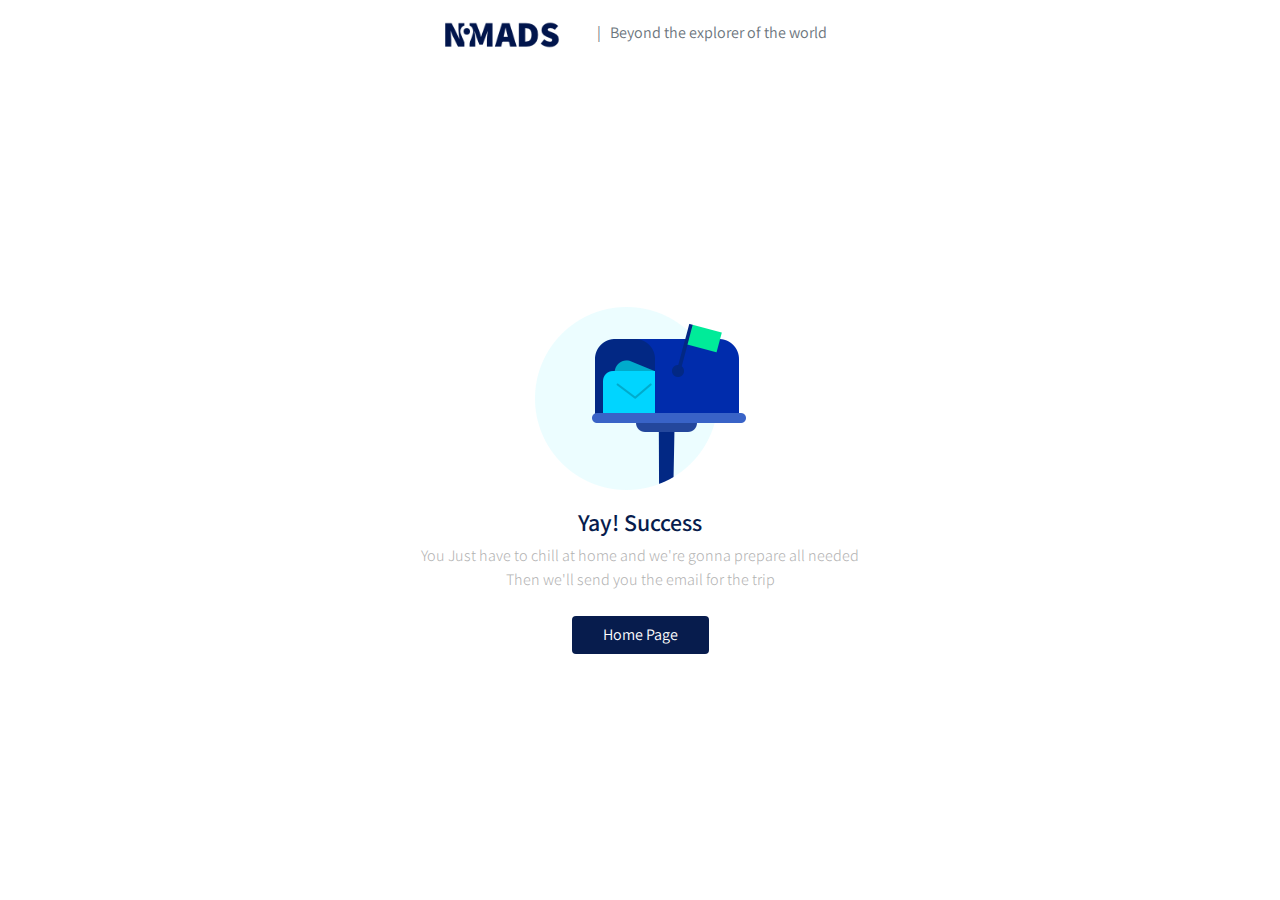
<file: success-checkout.html>
<!DOCTYPE html>
<html lang="en">
<head>
    <meta charset="UTF-8">
    <meta http-equiv="X-UA-Compatible" content="IE=edge">
    <meta name="viewport" content="width=device-width, initial-scale=1.0">
    <title>Success Checkout - Nomads</title>

    <!-- Fonts -->
    <link rel="preconnect" href="https://fonts.googleapis.com">
    <link rel="preconnect" href="https://fonts.gstatic.com" crossorigin>
    <link href="https://fonts.googleapis.com/css2?family=Assistant:wght@200;300;400;500;600;700;800&family=Playfair+Display:ital,wght@0,400;0,500;0,600;0,700;0,800;0,900;1,400;1,500;1,600;1,700;1,800;1,900&display=swap" rel="stylesheet">

    <!-- Libraries -->
    <link rel="stylesheet" href="frontend/libraries/bootstrap/css/bootstrap.min.css">
    <link rel="stylesheet" href="frontend/libraries/xzoom/css/xzoom.min.css">
    <link rel="stylesheet" href="frontend/libraries/gijgo/css/gijgo.min.css">

    <!-- Custom Style -->
    <link rel="stylesheet" href="frontend/styles/main.css">
</head>
<body>
    <!-- Navbar -->
    <div class="container">
        <nav class="row navbar navbar-expand-lg navbar-light bg-white">
            <div class="navbar-nav ml-auto mr-auto mr-sm-auto mr-lg-0 mr-mr-auto">
                <a href="index.html" class="navbar-brand">
                    <img src="frontend/images/logo.png" alt="Logo Nomads">
                </a>
            </div>
            <ul class="navbar nav mr-auto d-none d-lg-block">
                <li>
                    <span class="text-muted">
                        | &nbsp; Beyond the explorer of the world
                    </span>
                </li>
            </ul>
        </nav>
    </div>

    <main>
        <section class="section-success-checkout d-flex align-items-center">
            <div class="col text-center">
                <img src="frontend/images/ic_mail.png" alt="Success Checkout Icon" class="image-success-checkout">
                <h3 class="header-title">Yay! Success</h3>
                <p class="description">
                    You Just have to chill at home and we're gonna prepare all needed
                    <br>
                    Then we'll send you the email for the trip
                </p>
                <a href="index.html" class="btn btn-success-checkout mt-2">
                    Home Page
                </a>
            </div>
        </section>
    </main>

    <script src="frontend/libraries/jquery/jquery.min.js"></script>
    <script src="frontend/libraries/bootstrap/js/bootstrap.min.js"></script>
    <script src="frontend/libraries/retina/retina.min.js"></script>
    <script src="frontend/libraries/xzoom/js/xzoom.min.js"></script>
    <script src="frontend/libraries/gijgo/js/gijgo.min.js"></script>
</body>
</html>
</file>
<file: frontend/styles/main.css>
body {
  background-color: #fff;
  font-family: 'Assistant', sans-serif;
  color: #071C4D;
}

.navbar-brand img {
  max-height: 40px;
}

.navbar-light .navbar-nav .nav-link {
  color: #071C4D;
  font-weight: 300;
}

.navbar-light .navbar-nav .nav-link.active {
  font-weight: bold;
  color: #071C4D !important;
}

.btn-login {
  background-color: #071C4D;
  color: #fff;
}

.btn-login:hover {
  background-color: #1E3771;
  color: #fff;
}

.btn-navbar-right {
  margin-top: -10px !important;
  margin-bottom: -8px !important;
  margin-right: -18px !important;
  height: 70px;
  border-radius: 0;
}

header {
  padding: 180px 0 165px;
  background-image: url("../images/header.jpg");
  background-size: cover;
  margin-top: -70px;
}

header h1, header p {
  color: #fff;
}

header h1 {
  font-family: 'Playfair Display', serif;
  font-weight: bold;
  font-size: 50px;
}

header p {
  font-size: 22px;
}

header .btn-get-started {
  background-color: #FF9E53;
  color: #fff;
}

header .btn-get-started:hover {
  background-color: #FFAA69;
  color: #fff;
}

.section-stats {
  margin-top: -50px;
}

.section-stats .stats-detail {
  padding-top: 15px;
  background-color: #fff;
  padding-left: 40px;
}

.section-stats h2 {
  font-size: 30px;
  margin-bottom: 0;
}

.section-stats p {
  font-size: 20px;
  font-weight: lighter;
}

.section-popular {
  min-height: 540px;
  background-color: #051334;
  margin-top: -50px;
  margin-bottom: -230px;
}

.section-popular .section-popular-heading {
  margin-top: 150px;
}

.section-popular .section-popular-heading h2, .section-popular .section-popular-heading p {
  color: #fff;
}

.section-popular .section-popular-heading h2 {
  font-family: 'Playfair Display', serif;
  font-weight: bold;
  font-size: 40px;
}

.section-popular .section-popular-heading p {
  font-size: 18px;
}

.section-popular-content .section-popular-travel .card-travel {
  min-height: 380px;
  background-color: #ddd;
  color: #fff;
  padding: 30px;
  background-size: cover;
  margin-bottom: 20px;
}

.section-popular-content .travel-country {
  font-size: 18px;
  color: #fff;
}

.section-popular-content .travel-location {
  font-size: 26px;
  color: #fff;
}

.section-popular-content .travel-button .btn-travel-details {
  background-color: #FF9E53;
  color: #fff;
}

.section-popular-content .travel-button .btn-travel-details:hover {
  background-color: #FFAE6F;
  color: #fff;
}

.section-networks {
  background-color: #fff;
  margin-top: -170px;
  padding-top: 240px;
  padding-bottom: 50px;
}

.section-networks h2 {
  font-family: 'Playfair Display', serif;
  font-weight: bold;
  font-size: 40px;
}

.section-networks p {
  font-size: 18px;
}

.section-networks img {
  max-width: 100%;
}

.section-testimonial-heading {
  background: -webkit-gradient(linear, left top, left bottom, from(#fff), to(#f7f9ff));
  background: linear-gradient(#fff 0%, #f7f9ff 100%);
  padding-top: 50px;
  min-height: 506px;
}

.section-testimonial-heading h2 {
  font-family: "Playfair Display", serif;
  font-weight: bold;
  font-size: 40px;
}

.section-testimonial-heading p {
  font-size: 18px;
}

.section-testimonial-content {
  margin-top: -300px;
  padding-bottom: 50px;
}

.section-testimonial-content .card-testimonial {
  padding: 40px 20px 10px;
  border-radius: 11px;
  margin-bottom: 20px;
}

.section-testimonial-content .card-testimonial .testimonial-content {
  min-height: 380px;
}

.section-testimonial-content .card-testimonial h3 {
  font-size: 22px;
}

.section-testimonial-content .card-testimonial .testimonial {
  font-weight: 200;
  font-size: 26px;
  color: #6E6E6E;
  min-height: 160px;
}

.section-testimonial-content .card-testimonial .trip-to {
  font-weight: normal;
  font-size: 22px;
  color: #6E6E6E;
}

.section-testimonial-content .card-testimonial hr {
  margin-left: -20px;
  margin-right: -20px;
}

.section-testimonial-content .btn-get-started {
  background-color: #FF9E53;
  color: #fff;
}

.section-testimonial-content .btn-get-started:hover {
  background-color: #FFAA69;
  color: #fff;
}

.section-testimonial-content .btn-need-help {
  background-color: #F2F2F2;
  color: #C3C3C3;
}

.section-testimonial-content .btn-need-help:hover {
  background-color: #FAFAFA;
  color: #C3C3C3;
}

.section-footer a {
  color: #071C4D;
}

.section-details-header {
  min-height: 310px;
  background-color: #E4E6EB;
  margin-top: -70px;
}

.section-details-content {
  margin-top: -210px;
  min-height: 100vh;
}

.section-details-content .breadcrumb {
  background-color: transparent;
  padding: 0;
  margin-bottom: 30px;
}

.section-details-content .breadcrumb-item.active {
  font-weight: bold;
  color: #071C4D;
}

.card-details {
  padding: 30px;
  border-radius: 11px;
}

.card-details h1 {
  font-size: 26px;
}

.card-details h2 {
  font-size: 20px;
}

.card-details h3 {
  font-weight: 600;
  font-size: 14px;
  color: #071C4D;
}

.card-details p {
  font-size: 18px;
  color: #B1B1B1;
}

.card-details .text-total .text-blue {
  color: #071C4D;
  font-weight: bold;
}

.card-details .text-total .text-orange {
  color: #FF9E53;
  font-weight: bold;
}

.card-details .trip-informations th {
  font-weight: 300;
  font-size: 18px;
  color: #071C4D;
}

.card-details .trip-informations td {
  font-weight: 300;
  font-size: 18px;
  color: #B1B1B1;
}

.card-details .payment-instructions {
  font-weight: 300;
  font-size: 14px;
  color: #B1B1B1;
}

.card-details .bank .bank-item h3 {
  font-size: 18px;
  color: #071C4D;
  margin-bottom: 0;
  font-weight: 300;
}

.card-details .bank .bank-item p {
  margin-bottom: 0;
  font-weight: normal;
  font-size: 16px;
  color: #071C4D;
  font-weight: 300;
}

.card-details .bank .bank-item .description {
  margin-left: 10px;
  overflow: hidden;
  float: left;
}

.card-details .bank .bank-image {
  width: 45px;
  height: 45px;
  float: left;
}

.card-details .disclaimer {
  font-weight: 300;
  font-size: 14px;
  color: #B1B1B1;
}

.card-details .gj-datepicker .datepicker {
  border-right: 0;
}

.card-details .gj-datepicker .input-group-append .btn {
  padding-right: 30px;
  padding-bottom: 0;
  padding-top: 0;
}

.card-details .btn-add-now {
  background-color: #071C4D;
  color: #fff;
}

.card-details .btn-add-now:hover {
  background-color: #1E3771;
  color: #fff;
}

.card-right {
  border-bottom-left-radius: 0;
  border-bottom-right-radius: 0;
}

.features {
  margin-top: 20px;
}

.features h3 {
  font-size: 18px;
  color: #071C4D;
  margin-bottom: 0;
  font-weight: 400;
}

.features p {
  margin-bottom: 0;
  font-size: 14px;
  font-weight: lighter;
}

.features .description {
  margin-left: 10px;
  float: left;
}

.features .featured-image {
  width: 45px;
  height: 45px;
  float: left;
}

.gallery .xzoom-container {
  display: block;
}

.gallery .xzoom-container .xzoom {
  width: 100%;
  -webkit-box-shadow: none;
          box-shadow: none;
  margin-bottom: 10px;
}

.gallery .xzoom-container .xactive {
  border: 4px solid #1A4C93;
  -webkit-box-shadow: none;
          box-shadow: none;
}

.join-container {
  margin-top: -16px;
}

.btn-join-now {
  background-color: #FF9E53;
  color: #fff;
  border-top-left-radius: 0;
  border-top-right-radius: 0;
  border-bottom-left-radius: 5px;
  border-bottom-right-radius: 5px;
}

.btn-join-now:hover {
  background-color: #FFAA69;
  color: #fff;
}

.members .member-image {
  width: 40px;
  height: 40px;
}

.section-success-checkout {
  height: 90vh;
}

.section-success-checkout .image-success-checkout {
  width: 220px;
  height: 220px;
}

.section-success-checkout h3 {
  font-size: 24px;
  color: #071C4D;
  font-weight: 600;
}

.section-success-checkout p {
  font-weight: 300;
  font-size: 16px;
  color: #B1B1B1;
}

.section-success-checkout .btn-success-checkout {
  background-color: #071C4D;
  color: #fff;
  padding-left: 30px;
  padding-right: 30px;
}

.section-success-checkout .btn-success-checkout:hover {
  background-color: #1E3771;
  color: #fff;
}
/*# sourceMappingURL=main.css.map */
</file>
<file: frontend/libraries/xzoom/css/xzoom.min.css>
.xzoom-lens img,.xzoom-preview img,.xzoom-source img{display:block;max-width:none;max-height:none;-webkit-transition:none;-moz-transition:none;-o-transition:none;transition:none}.xzoom-container{display:inline-block}.xzoom-thumbs{text-align:center;margin-bottom:10px}.xzoom{-webkit-box-shadow:0 0 5px 0 rgba(0,0,0,.5);-moz-box-shadow:0 0 5px 0 rgba(0,0,0,.5);box-shadow:0 0 5px 0 rgba(0,0,0,.5)}.xzoom2,.xzoom3,.xzoom4,.xzoom5{-webkit-box-shadow:0 0 5px 0 rgba(0,0,0,.5);-moz-box-shadow:0 0 5px 0 rgba(0,0,0,.5);box-shadow:0 0 5px 0 rgba(0,0,0,.5)}.xzoom-gallery,.xzoom-gallery2,.xzoom-gallery3,.xzoom-gallery4,.xzoom-gallery5{border:1px solid #cecece;margin-left:5px;margin-bottom:10px}.xzoom-hidden,.xzoom-source{display:block;position:static;float:none;clear:both}.xzoom-hidden{overflow:hidden}.xzoom-preview{border:1px solid #888;background:#2f4f4f;box-shadow:0 0 10px rgba(0,0,0,.5)}.xzoom-lens{border:1px solid #555;box-shadow:0 0 10px rgba(0,0,0,.5);cursor:crosshair}.xzoom-loading{background-position:center center;background-repeat:no-repeat;border-radius:100%;opacity:.7;background:url(../example/images/xloading.gif);width:48px;height:48px}.xactive{-webkit-box-shadow:0 0 3px 0 #4aa9d2;-moz-box-shadow:0 0 3px 0 #4aa9d2;box-shadow:0 0 3px 0 #4aa9d2;border:1px solid #4aaad2}.xzoom-caption{position:absolute;bottom:-43px;left:0;background:#000;width:100%;text-align:left}.xzoom-caption span{color:#fff;font-family:Arial,sans-serif;display:block;font-size:.75em;font-weight:700;padding:10px}
</file>
<file: frontend/libraries/gijgo/css/gijgo.min.css>
.gj-button-md,.gj-text-align-center{text-align:center}.gj-button-md,.gj-modal{overflow:hidden;outline:0}.gj-button-md,.gj-button-md-group{position:relative;vertical-align:middle}.gj-button,.gj-button-md,.gj-cursor-pointer{cursor:pointer}.gj-button{background-color:#f5f5f5;border:1px solid #ddd;color:#000;border-radius:3px;padding:6px 10px}.gj-unselectable{-webkit-touch-callout:none;-webkit-user-select:none;-khtml-user-select:none;-moz-user-select:none;-ms-user-select:none;user-select:none}.gj-row{display:-webkit-box;display:-ms-flexbox;display:flex;-ms-flex-wrap:wrap;flex-wrap:wrap}.gj-margin-left-5{margin-left:5px}.gj-margin-left-10{margin-left:10px}.gj-width-full{width:100%}.gj-font-size-16{font-size:16px}.gj-hidden{display:none}.gj-button-md{background:0 0;border:none;border-radius:2px;color:rgba(0,0,0,.87);height:36px;margin:0;min-width:64px;padding:0 16px;display:inline-block;font-family:Roboto,Helvetica,Arial,sans-serif;font-size:1rem;font-weight:500;text-transform:uppercase;letter-spacing:0;will-change:box-shadow;transition:box-shadow .2s cubic-bezier(.4,0,1,1),background-color .2s cubic-bezier(.4,0,.2,1),color .2s cubic-bezier(.4,0,.2,1);text-decoration:none;line-height:36px;-webkit-user-select:none;-moz-user-select:none;-ms-user-select:none;user-select:none}.gj-button-md:hover{background-color:rgba(158,158,158,.2)}.gj-button-md:disabled{color:rgba(0,0,0,.26);background:0 0}.gj-button-md .gj-icon,.gj-button-md .material-icons{vertical-align:middle}.gj-button-md.gj-button-md-icon{width:24px;height:31px;min-width:24px;padding:0;display:table}ul.gj-list-bootstrap li [data-role=image],ul.gj-list-md li [data-role=checkbox],ul.gj-list-md li [data-role=image]{height:24px;width:24px}.gj-button-md.gj-button-md-icon .gj-icon,.gj-button-md.gj-button-md-icon .material-icons{display:table-cell;margin-right:0;width:24px;height:24px}.gj-button-md.active{background-color:rgba(158,158,158,.4)}.gj-button-md-group{display:inline-block}.gj-textbox-md{border:none;border-bottom:1px solid rgba(0,0,0,.42);display:block;font-family:Helvetica,Arial,sans-serif;font-size:16px;line-height:16px;padding:4px 0;margin:0;width:100%;background:0 0;text-align:left;color:rgba(0,0,0,.87)}.gj-textbox-md:active,.gj-textbox-md:focus{border-bottom:2px solid rgba(0,0,0,.42);outline:0}.gj-textbox-md::placeholder{color:#8e8e8e}.gj-textbox-md:-ms-input-placeholder{color:#8e8e8e}.gj-textbox-md::-ms-input-placeholder{color:#8e8e8e}.gj-md-spacer-24{min-width:24px;width:24px;display:inline-block}.gj-md-spacer-32{min-width:32px;width:32px;display:inline-block}.gj-modal{position:fixed;top:0;right:0;bottom:0;left:0;z-index:1203;display:none;-webkit-overflow-scrolling:touch;background-color:rgba(0,0,0,.54118);transition:.2s ease opacity;will-change:opacity}ul.gj-list li [data-role=wrapper]{display:table;width:100%}ul.gj-list li [data-role=checkbox],ul.gj-list li [data-role=image]{display:table-cell;vertical-align:middle;text-align:center}ul.gj-list li [data-role=display]{display:table-cell;vertical-align:middle;cursor:pointer}ul.gj-list li [data-role=display]:empty:before{content:"\200b"}ul.gj-list-bootstrap{padding-left:0;margin-bottom:0}ul.gj-list-bootstrap li{padding:0}ul.gj-list-bootstrap li [data-role=wrapper]{padding:0 10px}ul.gj-list-bootstrap li [data-role=checkbox]{width:24px;padding:3px}ul.gj-list-bootstrap li [data-role=display]{padding:8px 0 8px 4px}.list-group-item.active ul li,.list-group-item.active:focus ul li,.list-group-item.active:hover ul li{text-shadow:none;color:initial}ul.gj-list-md{padding:0;list-style:none;line-height:24px;letter-spacing:0;color:#616161}.gj-picker-md,ul.gj-list-md li{font-family:Roboto,Helvetica,Arial,sans-serif;font-size:16px;font-weight:400;letter-spacing:.04em;line-height:1}ul.gj-list-md li{display:list-item;list-style-type:none;padding:0;min-height:unset;box-sizing:border-box;align-items:center;cursor:default;overflow:hidden;-webkit-flex-direction:row;-ms-flex-direction:row;flex-direction:row;-webkit-flex-wrap:nowrap;-ms-flex-wrap:nowrap;flex-wrap:nowrap}ul.gj-list-md li [data-role=display]{padding:8px 0 8px 5px;order:0;flex-grow:2;text-decoration:none;box-sizing:border-box;align-items:center;text-align:left;color:rgba(0,0,0,.87)}ul.gj-list-md li.disabled>[data-role=wrapper]>[data-role=display]{color:#9E9E9E}.gj-list-md-active{background:#e0e0e0;color:#3f51b5}.gj-picker{position:absolute;z-index:1203;background-color:#fff}.gj-picker .selected{color:#fff}.gj-picker-md{color:rgba(0,0,0,.87);border:1px solid #E0E0E0}.gj-modal .gj-picker-md{border:0}.gj-picker-md [role=header]{color:rgba(255,255,255,.54);display:flex;background:#2196f3;align-items:baseline;user-select:none;justify-content:center}.gj-picker-md [role=footer]{float:right;padding:10px}.gj-picker-md [role=footer] button.gj-button-md{color:#2196f3;font-weight:700;font-size:13px}.gj-picker-bootstrap{border:1px solid #E0E0E0}.gj-picker-bootstrap .selected{color:#888}.gj-picker-bootstrap [role=header]{background:#eee;color:#AAA}@font-face{font-family:gijgo-material;src:url(../fonts/gijgo-material.eot?235541);src:url(../fonts/gijgo-material.eot?235541#iefix) format('embedded-opentype'),url(../fonts/gijgo-material.ttf?235541) format('truetype'),url(../fonts/gijgo-material.woff?235541) format('woff'),url(../fonts/gijgo-material.svg?235541#gijgo-material) format('svg');font-weight:400;font-style:normal}.gj-icon{font-family:gijgo-material!important;font-size:24px;speak:none;font-style:normal;font-weight:400;font-variant:normal;text-transform:none;line-height:1;letter-spacing:0;-webkit-font-feature-settings:"liga";-moz-font-feature-settings:"liga=1";-moz-font-feature-settings:"liga";-ms-font-feature-settings:"liga" 1;font-feature-settings:"liga";-webkit-font-variant-ligatures:discretionary-ligatures;font-variant-ligatures:discretionary-ligatures;-webkit-font-smoothing:antialiased;-moz-osx-font-smoothing:grayscale}.gj-icon.undo:before{content:"\e900"}.gj-icon.vertical-align-top:before{content:"\e901"}.gj-icon.vertical-align-center:before{content:"\e902"}.gj-icon.vertical-align-bottom:before{content:"\e903"}.gj-icon.arrow-dropup:before{content:"\e904"}.gj-icon.clock:before{content:"\e905"}.gj-icon.refresh:before{content:"\e906"}.gj-icon.last-page:before{content:"\e907"}.gj-icon.first-page:before{content:"\e908"}.gj-icon.cancel:before{content:"\e909"}.gj-icon.clear:before{content:"\e90a"}.gj-icon.check-circle:before{content:"\e90b"}.gj-icon.delete:before{content:"\e90c"}.gj-icon.arrow-upward:before{content:"\e90d"}.gj-icon.arrow-forward:before{content:"\e90e"}.gj-icon.arrow-downward:before{content:"\e90f"}.gj-icon.arrow-back:before{content:"\e910"}.gj-icon.list-numbered:before{content:"\e911"}.gj-icon.list-bulleted:before{content:"\e912"}.gj-icon.indent-increase:before{content:"\e913"}.gj-icon.indent-decrease:before{content:"\e914"}.gj-icon.redo:before{content:"\e915"}.gj-icon.align-right:before{content:"\e916"}.gj-icon.align-left:before{content:"\e917"}.gj-icon.align-justify:before{content:"\e918"}.gj-icon.align-center:before{content:"\e919"}.gj-icon.strikethrough:before{content:"\e91a"}.gj-icon.italic:before{content:"\e91b"}.gj-icon.underlined:before{content:"\e91c"}.gj-icon.bold:before{content:"\e91d"}.gj-icon.arrow-dropdown:before{content:"\e91e"}.gj-icon.done:before{content:"\e91f"}.gj-icon.pencil:before{content:"\e920"}.gj-icon.minus:before{content:"\e921"}.gj-icon.plus:before{content:"\e922"}.gj-icon.chevron-up:before{content:"\e923"}.gj-icon.chevron-right:before{content:"\e924"}.gj-icon.chevron-down:before{content:"\e925"}.gj-icon.chevron-left:before{content:"\e926"}.gj-icon.event:before{content:"\e927"}.gj-draggable{cursor:move}.gj-resizable-handle{position:absolute;font-size:.1px;display:block;-ms-touch-action:none;touch-action:none;z-index:1203}.gj-dialog-bootstrap [data-role=title],.gj-dialog-bootstrap4 [data-role=title]{display:inline}.gj-dialog-bootstrap,.gj-dialog-bootstrap4,.gj-dialog-md{z-index:1202;overflow:hidden}.gj-resizable-n{cursor:n-resize;height:7px;width:100%;top:-5px;left:0}.gj-resizable-e{cursor:e-resize;width:7px;right:-5px;top:0;height:100%}.gj-resizable-s{cursor:s-resize;height:7px;width:100%;bottom:-5px;left:0}.gj-resizable-w{cursor:w-resize;width:7px;left:-5px;top:0;height:100%}.gj-resizable-se{cursor:se-resize;width:12px;height:12px;right:1px;bottom:1px}.gj-resizable-sw{cursor:sw-resize;width:9px;height:9px;left:-5px;bottom:-5px}.gj-resizable-nw{cursor:nw-resize;width:9px;height:9px;left:-5px;top:-5px}.gj-resizable-ne{cursor:ne-resize;width:9px;height:9px;right:-5px;top:-5px}.gj-dialog-footer{position:absolute;bottom:0;width:100%;margin-top:0}.gj-dialog-scrollable [data-role=body]{overflow-x:hidden;overflow-y:scroll}.gj-dialog-bootstrap [data-role=close]{line-height:1.42857143}.gj-dialog-bootstrap4 [data-role=close]{line-height:1.5}.gj-dialog-md{background-color:#FFF;border:none;box-shadow:0 11px 15px -7px rgba(0,0,0,.2),0 24px 38px 3px rgba(0,0,0,.14),0 9px 46px 8px rgba(0,0,0,.12);box-sizing:border-box;position:relative;display:-webkit-box;display:-webkit-flex;display:-ms-flexbox;display:flex;-webkit-box-orient:vertical;-webkit-box-direction:normal;-webkit-flex-direction:column;-ms-flex-direction:column;flex-direction:column;-webkit-background-clip:padding-box;background-clip:padding-box;outline:0}.gj-dialog-md-header{padding:24px 24px 0;font-family:Roboto,Helvetica,Arial,sans-serif}.gj-dialog-md-title{margin:0;font-weight:400;display:inline;line-height:28px;font-size:20px}.gj-dialog-md-close{-webkit-appearance:none;padding:0;cursor:pointer;background:0 0;border:0;float:right;line-height:28px;font-size:28px}.gj-dialog-md-body{padding:20px 24px 24px;color:rgba(0,0,0,.54);font-family:Helvetica,Arial,sans-serif;font-size:14px;font-weight:400;line-height:20px}.gj-dialog-md-footer{padding:8px 8px 8px 24px;display:-webkit-flex;display:-ms-flexbox;display:flex;-webkit-flex-direction:row-reverse;-ms-flex-direction:row-reverse;flex-direction:row-reverse;-webkit-flex-wrap:wrap;-ms-flex-wrap:wrap;flex-wrap:wrap;box-sizing:border-box}.gj-dialog-md-footer>:first-child{margin-right:0}.gj-dialog-md-footer>*{margin-right:8px;height:36px}DIV.gj-grid-wrapper{margin:auto;position:relative;clear:both;z-index:1}TABLE.gj-grid{margin:auto;border-collapse:collapse;width:100%;table-layout:fixed}TABLE.gj-grid THEAD TH [data-role=selectAll]{margin:auto}table.gj-grid-bootstrap thead th [data-role=sorticon],table.gj-grid-md thead th [data-role=sorticon]{margin-left:5px}TABLE.gj-grid THEAD TH [data-role=title],TABLE.gj-grid THEAD TH [data-role=sorticon]{display:inline-block}TABLE.gj-grid THEAD TH{overflow:hidden;text-overflow:ellipsis}TABLE.gj-grid.autogrow-header-row THEAD TH{overflow:auto;text-overflow:initial;white-space:pre-wrap;-ms-word-break:break-word;word-break:break-word}TABLE.gj-grid>tbody>tr>td{overflow:hidden;position:relative}table.gj-grid tbody div[data-role=display]{vertical-align:middle;text-indent:0;white-space:pre-wrap;-ms-word-break:break-word;word-break:break-word}table.gj-grid.fixed-body-rows tbody div[data-role=display]{overflow:hidden;text-overflow:ellipsis;white-space:nowrap;-ms-word-break:initial;word-break:initial}table.gj-grid tfoot DIV[data-role=display]{vertical-align:middle;text-indent:0;display:flex}TABLE.gj-grid .fa{padding:2px}TABLE.gj-grid>tbody>tr>td>div{padding:2px;overflow:hidden}DIV.gj-grid-wrapper DIV.gj-grid-loading-cover{background:#BBB;opacity:.5;position:absolute;vertical-align:middle}DIV.gj-grid-wrapper DIV.gj-grid-loading-text{position:absolute;font-weight:700}table.gj-grid-bootstrap thead th{background-color:#f5f5f5;vertical-align:middle}table.gj-grid-bootstrap thead th [data-role=sorticon] i.gj-icon,table.gj-grid-bootstrap thead th [data-role=sorticon] i.material-icons{position:absolute;font-size:20px;top:15px}table.gj-grid-bootstrap tbody tr td div[data-role=display]{padding:0}.gj-grid-bootstrap-4 .gj-checkbox-bootstrap{display:inline-block;padding-top:2px}.gj-grid-bootstrap-4 tbody tr.active{background-color:rgba(0,0,0,.075)}.gj-grid-md{position:relative;border:1px solid #e0e0e0;border-collapse:collapse;white-space:nowrap;font-size:13px;font-family:Roboto,Helvetica,Arial,sans-serif;background-color:#fff}.gj-grid-md td:first-of-type,.gj-grid-md th:first-of-type{padding-left:24px}.gj-grid-md td,.gj-grid-md th{padding:12px 18px;position:relative;box-sizing:border-box}.gj-grid-md th{vertical-align:bottom;font-weight:700;line-height:31px;letter-spacing:0;height:56px;font-size:12px;color:rgba(0,0,0,.54);text-align:right}.gj-grid-md td{height:48px;border-top:1px solid #e0e0e0;border-bottom:1px solid #e0e0e0;text-align:left;color:rgba(0,0,0,.87)}.gj-grid-bootstrap tbody tr.gj-grid-top-border td,.gj-grid-md tbody tr.gj-grid-top-border td{border-top:2px solid #777}.gj-grid-bootstrap tbody tr.gj-grid-bottom-border td,.gj-grid-md tbody tr.gj-grid-bottom-border td{border-bottom:2px solid #777}.gj-grid-md tbody tr{position:relative;height:48px;transition-duration:.28s;transition-timing-function:cubic-bezier(.4,0,.2,1);transition-property:background-color}.gj-grid-md tbody tr:hover{background-color:#EEE}.gj-grid-md tbody tr.gj-grid-md-select{background-color:#F5F5F5}table.gj-grid-md thead th [data-role=sorticon] i.gj-icon,table.gj-grid-md thead th [data-role=sorticon] i.material-icons{position:absolute;font-size:16px;top:19px}table.gj-grid-md thead th.gj-grid-select-all{padding-bottom:3px}@media only all{td.display-1120,td.display-320,td.display-480,td.display-640,td.display-800,td.display-960,th.display-1120,th.display-320,th.display-480,th.display-640,th.display-800,th.display-960{display:none}}@media screen and (min-width:20em){TABLE.gj-grid-bootstrap td.display-320,TABLE.gj-grid-bootstrap th.display-320{display:table-cell}}@media screen and (min-width:30em){TABLE.gj-grid-bootstrap td.display-480,TABLE.gj-grid-bootstrap th.display-480{display:table-cell}}@media screen and (min-width:40em){TABLE.gj-grid-bootstrap td.display-640,TABLE.gj-grid-bootstrap th.display-640{display:table-cell}}@media screen and (min-width:50em){TABLE.gj-grid-bootstrap td.display-800,TABLE.gj-grid-bootstrap th.display-800{display:table-cell}}@media screen and (min-width:60em){TABLE.gj-grid-bootstrap td.display-960,TABLE.gj-grid-bootstrap th.display-960{display:table-cell}}@media screen and (min-width:70em){TABLE.gj-grid-bootstrap td.display-1120,TABLE.gj-grid-bootstrap th.display-1120{display:table-cell}}.gj-grid-md tfoot tr th{padding-right:14px}.gj-grid-md tfoot tr[data-role=pager] .gj-grid-mdl-pager-label{padding-left:5px;padding-right:5px}.gj-grid-md tfoot tr[data-role=pager] .gj-dropdown-md{margin-left:12px}.gj-grid-md tfoot tr[data-role=pager] .gj-dropdown-md [role=presenter]{font-size:12px;font-weight:700;color:rgba(0,0,0,.54)}.gj-grid-md tfoot tr[data-role=pager] .gj-dropdown-md [role=presenter] [role=display]{text-align:right}.gj-grid-md tfoot tr[data-role=pager] .gj-grid-md-limit-select{margin-left:10px;font-size:12px;font-weight:700;color:rgba(0,0,0,.54)}.gj-grid-bootstrap tfoot tr[data-role=pager] th{line-height:30px;background-color:#f5f5f5}.gj-grid-bootstrap tfoot tr[data-role=pager] th>div>button,.gj-grid-bootstrap tfoot tr[data-role=pager] th>div>div{margin-right:5px}.gj-grid-bootstrap-4 tfoot tr[data-role=pager] th>div button{height:34px}.gj-grid-bootstrap-4 tfoot tr[data-role=pager] th div .gj-dropdown-bootstrap-4 .gj-dropdown-expander-mi .gj-icon{top:5px}.gj-grid-bootstrap-3 tfoot tr[data-role=pager] th>div>input{margin-right:5px;width:40px;text-align:right;display:inline-block;font-weight:700}.gj-grid-bootstrap-4 tfoot tr[data-role=pager] th>div>div.input-group{width:40px}.gj-grid-bootstrap-4 tfoot tr[data-role=pager] th>div>div.input-group input{text-align:right;font-weight:700;height:34px;padding-top:2px;padding-bottom:6px}.gj-grid-bootstrap tfoot tr[data-role=pager] th>div>select{display:inline-block;margin-right:5px;width:60px}.gj-grid-bootstrap tfoot tr[data-role=pager] th .gj-dropdown-bootstrap .gj-list-bootstrap [data-role=display]{line-height:14px}.gj-grid-bootstrap tfoot tr[data-role=pager] th .gj-dropdown-bootstrap [role=presenter] [role=display]{font-weight:700}.gj-grid-bootstrap tfoot tr[data-role=pager] th .gj-dropdown-bootstrap-3 [role=presenter]{padding:2px 8px}.gj-grid-bootstrap tfoot tr[data-role=pager] th .gj-dropdown-bootstrap-4 [role=presenter]{padding:1px 8px}.gj-grid thead tr th div.gj-grid-column-resizer-wrapper{position:relative;width:100%;height:0;top:0;left:0;padding:0}span.gj-grid-column-resizer{position:absolute;right:0;width:10px;top:-100px;height:300px;z-index:1203;cursor:e-resize}.gj-grid-resize-cursor{cursor:e-resize}.gj-grid-md tbody tr td.gj-grid-left-border,.gj-grid-md thead tr th.gj-grid-left-border{border-left:3px solid #777}.gj-grid-md tbody tr td.gj-grid-right-border,.gj-grid-md thead tr th.gj-grid-right-border{border-right:3px solid #777}.gj-grid-bootstrap tbody tr td.gj-grid-left-border,.gj-grid-bootstrap thead tr th.gj-grid-left-border{border-left:5px solid #ddd}.gj-grid-bootstrap tbody tr td.gj-grid-right-border,.gj-grid-bootstrap thead tr th.gj-grid-right-border{border-right:5px solid #ddd}.gj-dirty{position:absolute;top:0;left:0;border-style:solid;border-width:3px;border-color:red transparent transparent red;padding:0;overflow:hidden;vertical-align:top}.gj-grid-md tbody tr td.gj-grid-management-column{padding:3px}.gj-grid-md tbody tr td[data-mode=edit]{padding:0 18px}.gj-grid-bootstrap tbody tr td[data-mode=edit],.gj-grid-bootstrap tbody tr td[data-mode=edit] [data-role=edit],.gj-grid-md tbody .gj-dropdown-md [role=presenter] [role=display]{padding:0}.gj-grid-bootstrap-3 tbody tr td.gj-grid-management-column{padding:3px}.gj-grid-bootstrap-3 tbody tr td[data-mode=edit]{height:38px}.gj-grid-bootstrap-3 tbody tr td[data-mode=edit] [data-role=edit] input[type=text]{height:37px;padding:8px}.gj-grid-bootstrap-3 tbody tr td[data-mode=edit] .gj-dropdown-bootstrap [role=presenter]{border:0;border-radius:0;height:37px;padding-left:8px}.gj-grid-bootstrap-3 tbody tr td[data-mode=edit] .gj-datepicker-bootstrap{height:37px}.gj-grid-bootstrap-3 tbody tr td[data-mode=edit] .gj-datepicker-bootstrap [role=input]{height:37px;border:0;border-radius:0}.gj-grid-bootstrap-3 tbody tr td[data-mode=edit] .gj-datepicker-bootstrap [role=right-icon]{border:0;border-radius:0}.gj-grid-bootstrap-3 tbody tr td[data-mode=edit] .gj-checkbox-bootstrap{display:inline-block;padding-top:10px;height:32px}.gj-grid-bootstrap-4 tbody tr td.gj-grid-management-column{padding:6px}.gj-grid-bootstrap-4 tbody tr td[data-mode=edit] [data-role=edit] input[type=text]{height:48px;padding-left:12px}.gj-grid-bootstrap-4 tbody tr td[data-mode=edit] .gj-dropdown-bootstrap [role=presenter]{border:0;border-radius:0;height:48px;padding-left:12px;font-family:-apple-system,system-ui,BlinkMacSystemFont,"Segoe UI",Roboto,"Helvetica Neue",Arial,sans-serif}.gj-grid-bootstrap-4 tbody tr td[data-mode=edit] .gj-dropdown-bootstrap-4 [role=expander].gj-dropdown-expander-mi .gj-icon,.gj-grid-bootstrap-4 tbody tr td[data-mode=edit] .gj-dropdown-bootstrap-4 [role=expander].gj-dropdown-expander-mi .material-icons{top:13px}.gj-grid-bootstrap-4 tbody tr td[data-mode=edit] .gj-datepicker-bootstrap{height:48px}.gj-grid-bootstrap-4 tbody tr td[data-mode=edit] .gj-datepicker-bootstrap [role=input]{height:48px;border:0;border-radius:0}.gj-grid-bootstrap-4 tbody tr td[data-mode=edit] .gj-datepicker-bootstrap [role=right-icon]{background-color:#fff}.gj-grid-bootstrap-4 tbody tr td[data-mode=edit] .gj-datepicker-bootstrap [role=right-icon] button{border:0;border-radius:0;width:43px;position:relative}.gj-grid-bootstrap-4 tbody tr td[data-mode=edit] .gj-datepicker-bootstrap [role=right-icon] .gj-icon,.gj-grid-bootstrap-4 tbody tr td[data-mode=edit] .gj-datepicker-bootstrap [role=right-icon] .material-icons{top:13px;left:10px;font-size:24px}.gj-grid-bootstrap-4 tbody tr td[data-mode=edit] .gj-checkbox-bootstrap{display:inline-block;padding-top:15px;height:42px}.gj-grid-md thead tr[data-role=filter] th{border-top:1px solid #e0e0e0}div.gj-grid-wrapper div.gj-grid-bootstrap-toolbar{background-color:#f5f5f5;padding:8px;font-weight:700;border:1px solid #ddd}div.gj-grid-wrapper div.gj-grid-bootstrap-4-toolbar{background-color:#f5f5f5;padding:12px;font-weight:700;border:1px solid #ddd}div.gj-grid-wrapper div.gj-grid-md-toolbar{font-weight:700;font-size:24px;font-family:Helvetica,Arial,sans-serif;background-color:#fff;border-top:1px solid #e0e0e0;border-left:1px solid #e0e0e0;border-right:1px solid #e0e0e0;border-bottom:0;border-collapse:collapse;padding:0 18px;line-height:56px}.gj-checkbox-bootstrap,.gj-checkbox-md{min-width:0;font-weight:400;text-align:center;position:relative}table.gj-grid-scrollable tbody{overflow-y:auto;overflow-x:hidden;display:block}table.gj-grid-md.gj-grid-scrollable{border-bottom:0}table.gj-grid-md.gj-grid-scrollable tbody{border-right:1px solid #e0e0e0;border-bottom:1px solid #e0e0e0}table.gj-grid-md.gj-grid-scrollable tfoot{border-bottom:1px solid #e0e0e0}table.gj-grid-bootstrap.gj-grid-scrollable{border-bottom:0}table.gj-grid-bootstrap.gj-grid-scrollable tbody{border-right:1px solid #ddd;border-bottom:1px solid #ddd}table.gj-grid-bootstrap.gj-grid-scrollable tbody tr[data-role=row]:first-child td{border-top:0}table.gj-grid-bootstrap.gj-grid-scrollable tbody tr[data-role=row] td:first-child{border-left:0}table.gj-grid-bootstrap.gj-grid-scrollable tbody tr[data-role=row] td:last-child{border-right:0}table.gj-grid-bootstrap.gj-grid-scrollable tfoot{border-bottom:1px solid #ddd}ul.gj-list li [data-role=spacer]{display:table-cell}ul.gj-list li [data-role=expander]{display:table-cell;vertical-align:middle;text-align:center;cursor:pointer}[data-type=tree] ul li [data-role=expander].gj-tree-font-awesome-expander,[data-type=tree] ul li [data-role=expander].gj-tree-glyphicons-expander,[data-type=tree] ul li [data-role=expander].gj-tree-material-icons-expander{width:24px}[data-type=tree] ul li [data-role=expander].gj-tree-glyphicons-expander .glyphicon{top:4px;height:24px}.gj-tree-bootstrap-3 ul.gj-list-bootstrap li{border:0;border-radius:0;color:#333}.gj-tree-bootstrap-3 ul.gj-list-bootstrap li.active{color:#fff}.gj-tree-bootstrap-3 ul.gj-list-bootstrap li.disabled{color:#777;background-color:#eee}.gj-tree-bootstrap-4 ul.gj-list-bootstrap li{border:0;border-radius:0;color:#212529}.gj-tree-bootstrap-4 ul.gj-list-bootstrap li.active{color:#fff}.gj-tree-bootstrap-4 ul.gj-list-bootstrap li.disabled{color:#868e96}.gj-tree-bootstrap-4 ul.gj-list-bootstrap li ul.gj-list-bootstrap{width:100%}.gj-tree-bootstrap-border ul.gj-list-bootstrap li{border:1px solid #ddd}.gj-tree-bootstrap-border ul.gj-list-bootstrap li ul.gj-list-bootstrap li{border-left:0;border-right:0}.gj-tree-bootstrap-border ul.gj-list-bootstrap li:first-child{border-top-left-radius:4px;border-top-right-radius:4px}.gj-tree-bootstrap-border ul.gj-list-bootstrap li:last-child{border-bottom-left-radius:4px;border-bottom-right-radius:4px}.gj-tree-bootstrap-border ul.gj-list-bootstrap li ul.gj-list-bootstrap li:first-child{border-top-left-radius:0;border-top-right-radius:0}.gj-tree-bootstrap-border ul.gj-list-bootstrap li ul.gj-list-bootstrap li:last-child{border-bottom:0;border-bottom-left-radius:0;border-bottom-right-radius:0}ul.gj-list-bootstrap li [data-role=expander].gj-tree-material-icons-expander{padding-top:8px;padding-bottom:4px}.gj-tree-drag-el,.gj-tree-drag-el li{padding:0;margin:0}ul.gj-list-bootstrap li [data-role=expander].gj-tree-material-icons-expander .gj-icon{width:24px;height:24px}ul.gj-list-md li.disabled>[data-role=wrapper]>[data-role=expander]{color:#9E9E9E}.gj-tree-md-border ul.gj-list-md li{border:1px solid #616161;margin-bottom:-1px}.gj-tree-md-border ul.gj-list-md li ul.gj-list-md li{border-left:0;border-right:0}.gj-tree-md-border ul.gj-list-md li ul.gj-list-md li:last-child{border-bottom:0}.gj-tree-drop-above{border-top:1px solid #000}.gj-tree-bootstrap-3 ul.gj-list-bootstrap li [data-role=wrapper].drop-above,.gj-tree-bootstrap-4 ul.gj-list-bootstrap li [data-role=wrapper].drop-above{border-top:2px solid #000}.gj-tree-drop-below{border-bottom:1px solid #000}.gj-tree-bootstrap-3 ul.gj-list-bootstrap li [data-role=wrapper].drop-below,.gj-tree-bootstrap-4 ul.gj-list-bootstrap li [data-role=wrapper].drop-below{border-bottom:2px solid #000}.gj-tree-drag-el{z-index:1203}.gj-tree-drag-el [data-role=wrapper]{cursor:move;display:table}.gj-tree-drag-el [data-role=indicator]{width:14px;padding:0 3px;display:table-cell;vertical-align:middle;text-align:center}.gj-tree-bootstrap-drag-el li.list-group-item{border:0;background:unset}.gj-tree-bootstrap-drag-el [data-role=indicator],.gj-tree-md-drag-el [data-role=indicator]{width:24px;height:24px;padding:0}.gj-checkbox-bootstrap{font-size:0;margin:0;width:18px;height:18px;display:inline}.gj-checkbox-bootstrap input[type=checkbox]{display:none;margin-bottom:-12px}.gj-checkbox-bootstrap span{background:#fff;display:block;content:" ";width:18px;height:18px;line-height:11px;font-size:11px;padding:2px;color:#555;border:1px solid #CCC;border-radius:3px;transition:box-shadow .2s linear,border-color .2s linear;cursor:pointer;margin:auto}.gj-checkbox-bootstrap input[type=checkbox]:focus+span:before{outline:0;box-shadow:0 0 0 0 #66afe9,0 0 6px rgba(102,175,233,.6);border-color:#66afe9}.gj-datepicker-bootstrap :active,.gj-datepicker-bootstrap :focus,.gj-timepicker-bootstrap :active,.gj-timepicker-bootstrap :focus{box-shadow:none}.gj-checkbox-bootstrap input[type=checkbox][disabled]+span{opacity:.6;cursor:not-allowed}.gj-checkbox-bootstrap.gj-checkbox-bootstrap-4 span{line-height:16px;padding:0}.gj-checkbox-bootstrap-4.gj-checkbox-material-icons input[type=checkbox]:checked+span:after,.gj-checkbox-bootstrap-4.gj-checkbox-material-icons input[type=checkbox]:indeterminate+span:after{font-size:16px}.gj-checkbox-md{font-size:0;margin:0;width:16px;height:16px}.gj-checkbox-md input[type=checkbox]{display:none;margin-bottom:-12px}.gj-checkbox-md span{display:inline-block;box-sizing:border-box;width:16px;height:16px;margin:0;cursor:pointer;overflow:hidden;border:2px solid #616161;border-radius:2px;z-index:2}.gj-checkbox-md input[type=checkbox]:checked+span{border:2px solid #536DFE}.gj-checkbox-md input[type=checkbox]:checked+span:after{color:#FFF;background-color:#536DFE;position:absolute;left:1px;top:-15px}.gj-checkbox-md input[type=checkbox]:indeterminate+span{border:2px solid #616161}.gj-checkbox-md input[type=checkbox]:indeterminate+span:after{color:#616161;position:absolute;left:1px;top:-15px}.gj-checkbox-md input[type=checkbox][disabled]+span{border:2px solid #9E9E9E}.gj-editor-md,.gj-editor-md [role=body]{border:1px solid rgba(158,158,158,.2)}.gj-checkbox-md input[type=checkbox][disabled]+span:after{background-color:#9E9E9E}.gj-checkbox-md input[type=checkbox][disabled]:indeterminate+span:after{color:#FFF}.gj-checkbox-material-icons input[type=checkbox]:checked+span:after{content:"\e91f";font-size:14px;font-weight:700;white-space:pre}.gj-checkbox-material-icons input[type=checkbox]:indeterminate+span:after{content:"\e921";font-size:14px;font-weight:700;white-space:pre}.gj-checkbox-glyphicons input[type=checkbox]:checked+span:after{display:inline-block;font-family:'Glyphicons Halflings';content:"\e013 "}.gj-checkbox-glyphicons input[type=checkbox]:indeterminate+span:after{display:inline-block;font-family:'Glyphicons Halflings';content:"\2212 ";padding-right:1px}.gj-checkbox-fontawesome .fa{font-size:14px}.gj-checkbox-bootstrap.gj-checkbox-fontawesome .fa{line-height:18px}.gj-checkbox-fontawesome input[type=checkbox]:checked+span:before{content:"\f00c "}.gj-checkbox-fontawesome input[type=checkbox]:indeterminate+span:before{content:"\f068 "}.gj-editor [role=body]{overflow:auto;outline:transparent solid 0;box-sizing:border-box}.gj-editor-md{padding:7px;font-family:Roboto,Helvetica,Arial,sans-serif;font-size:14px;font-weight:500;letter-spacing:0}.gj-editor-md [role=toolbar]{margin-bottom:7px}.gj-editor-md [role=toolbar] .gj-button-md{min-width:54px;margin-right:5px}.gj-editor-md [role=toolbar] .gj-button-md .gj-icon{width:24px;height:24px}.gj-editor-bootstrap,.gj-editor-bootstrap [role=body]{border:1px solid #eceeef}.gj-editor-md p{margin:0;padding:0}.gj-editor-md blockquote{font-size:14px}.gj-editor-bootstrap{padding:7px}.gj-editor-bootstrap [role=toolbar]{margin-bottom:7px}.gj-editor-bootstrap [role=toolbar] .btn-group{margin-right:10px}.gj-editor-bootstrap [role=toolbar] button{height:36px}.gj-editor-bootstrap p{margin:0;padding:0}.gj-editor-bootstrap blockquote{font-size:14px}.gj-datepicker-md,.gj-dropdown-md [role=presenter]{font-family:Roboto,Helvetica,Arial,sans-serif;font-size:16px;font-weight:400;letter-spacing:.04em}.gj-dropdown{position:relative;border-collapse:separate}.gj-dropdown [role=presenter]{display:table;cursor:pointer;outline:0;position:relative}.gj-dropdown [role=presenter] [role=display]{display:table-cell;text-align:left;width:100%}.gj-dropdown [role=presenter] [role=expander]{display:table-cell;vertical-align:middle;text-align:center;width:24px;height:24px}.gj-dropdown-md [role=presenter]{line-height:1;color:rgba(0,0,0,.87);padding:0;border:0;border-bottom:1px solid rgba(0,0,0,.42);background:0 0}.gj-dropdown-md [role=presenter]:active,.gj-dropdown-md [role=presenter]:focus{border-bottom:2px solid rgba(0,0,0,.42)}.gj-dropdown-md [role=presenter] [role=display]{padding:4px 0;line-height:18px}.gj-dropdown-md [role=presenter] [role=display] .placeholder{color:#8e8e8e}.gj-dropdown-list-md{position:absolute;top:0;left:0;background-color:#f5f5f5;color:#000;margin:0;z-index:1203}.gj-dropdown-list-md li.active,.gj-dropdown-list-md li:hover{background-color:#eee}.gj-dropdown-bootstrap [role=presenter] [role=display]{padding-right:5px}.gj-dropdown-bootstrap [role=presenter] [role=expander]{padding-left:5px}.gj-dropdown-bootstrap [role=presenter] [role=expander].gj-dropdown-expander-mi{width:24px}.gj-dropdown-bootstrap-3 [role=presenter] [role=display]{line-height:20px}.gj-dropdown-bootstrap-3 [role=presenter] [role=display] .placeholder{color:#9999b3}.gj-dropdown-bootstrap-3 [role=presenter] [role=expander]{width:20px;height:20px}.gj-dropdown-bootstrap-3 [role=presenter] [role=expander].gj-dropdown-expander-mi .gj-icon,.gj-dropdown-bootstrap-3 [role=presenter] [role=expander].gj-dropdown-expander-mi .material-icons{top:5px;right:10px;position:absolute}.gj-dropdown-bootstrap-4 [role=presenter]{border:1px solid #ced4da}.gj-dropdown-bootstrap-4 [role=presenter] [role=display]{line-height:24px}.gj-dropdown-bootstrap-4 [role=presenter] [role=expander].gj-dropdown-expander-mi .gj-icon,.gj-dropdown-bootstrap-4 [role=presenter] [role=expander].gj-dropdown-expander-mi .material-icons{top:7px;right:10px;position:absolute}.gj-dropdown-list-bootstrap{position:absolute;top:32px;left:0;margin:0;z-index:1203}.gj-datepicker [role=input]::-ms-clear{display:none}.gj-datepicker [role=right-icon]{cursor:pointer}.gj-picker div[role=navigator]{display:-webkit-box;display:-ms-flexbox;display:flex;-ms-flex-wrap:wrap;flex-wrap:wrap}.gj-picker div[role=navigator] div{cursor:pointer;position:relative;flex-basis:0;-webkit-box-flex:1;-ms-flex-positive:1;flex-grow:1;max-width:100%}.gj-datepicker-md{line-height:1;color:rgba(0,0,0,.87);position:relative}.gj-datepicker-md [role=right-icon]{position:absolute;right:0;top:0;font-size:24px}.gj-datepicker-md.small .gj-textbox-md{font-size:14px}.gj-datepicker-md.small .gj-icon{font-size:22px}.gj-datepicker-md.large .gj-textbox-md{font-size:18px}.gj-datepicker-md.large .gj-icon{font-size:28px}.gj-picker-md.datepicker [role=header]{padding:20px;display:block}.gj-picker-md.datepicker [role=header] [role=year]{font-size:17px;padding-bottom:5px;cursor:pointer}.gj-picker-md.datepicker [role=header] [role=date]{font-size:36px;cursor:pointer}.gj-picker-md div[role=navigator]{height:42px;line-height:42px}.gj-picker div[role=navigator] div[role=period]{width:100%;text-align:center;font-weight:700;font-size:15px}.gj-picker-md div[role=navigator] div:first-child,.gj-picker-md div[role=navigator] div:last-child{max-width:42px}.gj-picker-md div[role=navigator] div i.gj-icon,.gj-picker-md div[role=navigator] div i.material-icons{position:absolute;top:8px}.gj-picker-md div[role=navigator] div:first-child i.gj-icon,.gj-picker-md div[role=navigator] div:first-child i.material-icons{left:10px}.gj-picker-md div[role=navigator] div:last-child i.gj-icon,.gj-picker-md div[role=navigator] div:last-child i.material-icons{right:11px}.gj-picker-md table thead{color:#9E9E9E}.gj-picker-md table tr td div,.gj-picker-md table tr th div{display:block;width:40px;height:40px;line-height:40px;font-size:13px;text-align:center;vertical-align:middle}[type=year].gj-picker-md table tr td div,[type=decade].gj-picker-md table tr td div,[type=century].gj-picker-md table tr td div{width:73px;height:73px;line-height:73px;cursor:pointer}.gj-picker-md table tr td.gj-cursor-pointer div:hover{background:#EEE;border-radius:50%;color:rgba(0,0,0,.87)}.gj-picker-md table tr td.disabled div,.gj-picker-md table tr td.other-month div{color:#BDBDBD}.gj-picker-md table tr td.focused div{background:#E0E0E0;border-radius:50%}.gj-picker-md table tr td.today div{color:#1976D2}.gj-picker-md table tr td.selected.gj-cursor-pointer div{color:#FFF;background:#1976D2;border-radius:50%}.gj-picker-md table tr td.calendar-week div{font-weight:700}.gj-picker-bootstrap{border:1px solid rgba(0,0,0,.15);border-radius:4px;padding:4px}.gj-modal .gj-picker-bootstrap{padding:0}.gj-picker-bootstrap.datepicker [role=header]{padding:10px 20px;display:block}.gj-picker-bootstrap.datepicker [role=header] [role=year]{font-size:15px;cursor:pointer}.gj-picker-bootstrap [role=header] [role=date]{font-size:24px;cursor:pointer}.gj-modal .gj-picker-bootstrap.datepicker [role=body]{padding:15px}.gj-picker-bootstrap div[role=navigator]{height:30px;line-height:30px;text-align:center}.gj-picker-bootstrap div[role=navigator] div:first-child,.gj-picker-bootstrap div[role=navigator] div:last-child{max-width:30px}.gj-picker-bootstrap table tr td div,.gj-picker-bootstrap table tr th div{display:block;width:30px;height:30px;line-height:30px;text-align:center;vertical-align:middle}[type=year].gj-picker-bootstrap table tr td div,[type=decade].gj-picker-bootstrap table tr td div,[type=century].gj-picker-bootstrap table tr td div{width:53px;height:53px;line-height:53px;cursor:pointer}.gj-picker-bootstrap table tr th div i,.gj-picker-bootstrap table tr th div span{line-height:30px}.gj-picker-bootstrap div[role=navigator] .gj-icon,.gj-picker-bootstrap div[role=navigator] .material-icons{margin:3px}.gj-picker-bootstrap table tr td.focused div,.gj-picker-bootstrap table tr td.gj-cursor-pointer div:hover{background:#EEE;border-radius:4px;color:#212529}.gj-picker-bootstrap table tr td.today div{color:#204d74;font-weight:700}.gj-picker-bootstrap table tr td.selected.gj-cursor-pointer div{color:#fff;background-color:#204d74;border-color:#122b40;border-radius:4px}.gj-picker-bootstrap table tr td.disabled div,.gj-picker-bootstrap table tr td.other-month div{color:#777}.gj-datepicker-bootstrap span[role=right-icon].input-group-addon{border-left:0;position:relative;border-radius:0 4px 4px 0}.gj-datepicker-bootstrap span[role=right-icon].input-group-addon .gj-icon,.gj-datepicker-bootstrap span[role=right-icon].input-group-addon .material-icons{position:absolute;top:7px;left:7px}.gj-datepicker-bootstrap [role=right-icon] button{width:38px;position:relative;border:1px solid #ced4da}.gj-datepicker-bootstrap [role=right-icon] button:hover{color:#6c757d;background-color:transparent}.gj-datepicker-bootstrap.input-group-sm [role=right-icon] button{width:30px}.gj-datepicker-bootstrap.input-group-lg [role=right-icon] button{width:48px}.gj-datepicker-bootstrap [role=right-icon] button .gj-icon,.gj-datepicker-bootstrap [role=right-icon] button .material-icons{position:absolute;font-size:21px;top:9px;left:9px}.gj-datepicker-bootstrap.input-group-sm [role=right-icon] button .gj-icon,.gj-datepicker-bootstrap.input-group-sm [role=right-icon] button .material-icons{top:6px;left:6px;font-size:19px}.gj-datepicker-bootstrap.input-group-lg [role=right-icon] button .gj-icon,.gj-datepicker-bootstrap.input-group-lg [role=right-icon] button .material-icons{font-size:27px;top:10px;left:10px}.gj-timepicker [role=input]::-ms-clear{display:none}.gj-timepicker [role=right-icon]{cursor:pointer}.gj-picker.timepicker [role=header]{font-size:58px;padding:20px 0;line-height:58px;display:flex;align-items:baseline;user-select:none;justify-content:center}.gj-picker.timepicker [role=header] div{cursor:pointer;width:66px;text-align:right}.gj-picker [role=header] [role=mode]{position:relative;width:0}.gj-picker [role=header] [role=mode] span{position:absolute;left:7px;line-height:18px;font-size:18px}.gj-picker [role=header] [role=mode] span[role=am]{top:7px}.gj-picker [role=header] [role=mode] span[role=pm]{bottom:7px}.gj-picker [role=body] [role=dial]{width:256px;color:rgba(0,0,0,.87);height:256px;position:relative;background:#eee;border-radius:50%;margin:10px}.gj-picker-md .arrow-begin,.gj-picker-md [role=body] [role=arrow]{background-color:#2196f3}.gj-picker [role=body] [role=hour]{top:calc(50% - 16px);left:calc(50% - 16px);width:32px;height:32px;cursor:pointer;position:absolute;font-size:14px;text-align:center;line-height:32px;user-select:none;pointer-events:none}.gj-colorpicker-md,.gj-timepicker-md{font-family:Roboto,Helvetica,Arial,sans-serif;font-weight:400;letter-spacing:.04em;line-height:1}.gj-picker [role=body] [role=hour].selected{color:rgba(255,255,255,1)}.gj-picker [role=body] [role=arrow]{top:calc(50% - 1px);left:50%;height:2px;position:absolute;pointer-events:none;transform-origin:left center;transition:all 250ms cubic-bezier(.4,0,.2,1);width:calc(50% - 52px)}.gj-picker .arrow-begin{top:-3px;left:-4px;width:8px;height:8px;position:absolute;border-radius:50%}.gj-picker .arrow-end{top:-15px;right:-16px;width:0;height:0;position:absolute;box-sizing:content-box;border-width:16px;border-radius:50%}.gj-timepicker-md{font-size:16px;color:rgba(0,0,0,.87);position:relative}.gj-timepicker-md.small .gj-textbox-md{font-size:14px}.gj-timepicker-md.small .gj-icon{font-size:22px}.gj-timepicker-md.large .gj-textbox-md{font-size:18px}.gj-timepicker-md.large .gj-icon{font-size:28px}.gj-timepicker-md [role=right-icon]{cursor:pointer;position:absolute;right:0;top:0;font-size:24px}.gj-picker-md .arrow-end{border:16px solid #2196f3}.gj-picker-bootstrap .arrow-begin,.gj-picker-bootstrap [role=body] [role=arrow]{background-color:#888}.gj-picker-bootstrap .arrow-end{border:16px solid #888}.gj-timepicker-bootstrap .input-group-addon{border-left:0;position:relative;width:38px;border-radius:0 4px 4px 0}.gj-timepicker-bootstrap.input-group-sm .input-group-addon{width:30px}.gj-timepicker-bootstrap.input-group-lg .input-group-addon{width:46px}.gj-timepicker-bootstrap .input-group-addon .gj-icon,.gj-timepicker-bootstrap .input-group-addon .material-icons{position:absolute;font-size:21px;top:6px;left:8px}.gj-timepicker-bootstrap.input-group-sm .input-group-addon .gj-icon,.gj-timepicker-bootstrap.input-group-sm .input-group-addon .material-icons{font-size:19px;top:5px;left:5px}.gj-timepicker-bootstrap.input-group-lg .input-group-addon .gj-icon,.gj-timepicker-bootstrap.input-group-lg .input-group-addon .material-icons{font-size:27px;top:10px;left:10px}.gj-timepicker-bootstrap [role=right-icon] button{width:38px;position:relative;border:1px solid #ced4da}.gj-timepicker-bootstrap.input-group-sm [role=right-icon] button{width:30px}.gj-timepicker-bootstrap.input-group-lg [role=right-icon] button{width:48px}.gj-timepicker-bootstrap [role=right-icon] button .gj-icon,.gj-timepicker-bootstrap [role=right-icon] button .material-icons{position:absolute;font-size:21px;top:9px;left:9px}.gj-timepicker-bootstrap.input-group-sm [role=right-icon] button .gj-icon,.gj-timepicker-bootstrap.input-group-sm [role=right-icon] button .material-icons{top:6px;left:6px;font-size:19px}.gj-timepicker-bootstrap.input-group-lg [role=right-icon] button .gj-icon,.gj-timepicker-bootstrap.input-group-lg [role=right-icon] button .material-icons{font-size:27px;top:10px;left:10px}.gj-picker.datetimepicker [role=header] [role=date]{padding-bottom:5px;text-align:center;cursor:pointer}.gj-picker [role=switch]{align-items:baseline;user-select:none;position:relative}.gj-picker [role=switch] [role=calendarMode]{position:absolute;bottom:2px;left:0;cursor:pointer}.gj-picker [role=switch] [role=time]{width:100%;text-align:center}.gj-picker [role=switch] [role=time] div{display:inline;cursor:pointer}.gj-picker [role=switch] [role=clockMode]{position:absolute;right:0;bottom:3px;cursor:pointer}.gj-picker-md.datetimepicker [role=header]{font-size:36px;padding:10px 20px;display:block}.gj-picker-md [role=switch]{color:rgba(255,255,255,.54);background:#2196f3;font-size:32px}.gj-picker-bootstrap.datetimepicker [role=header]{font-size:36px;padding:10px 20px;display:block}.gj-picker-bootstrap.datetimepicker [role=header] [role=time]{font-size:22px}.gj-slider{position:relative;padding:8px 6px}.gj-slider [role=track]{width:100%}.gj-slider [role=progress]{position:absolute;z-index:1203}.gj-slider [role=handle]{position:absolute}.gj-slider-md [role=track]{display:-webkit-box;display:-ms-flexbox;display:flex;-webkit-box-orient:vertical;-webkit-box-direction:normal;-ms-flex-direction:column;flex-direction:column;-webkit-box-pack:center;-ms-flex-pack:center;justify-content:center;color:#fff;text-align:center;background-color:#e9ecef;height:2px;background-color:rgba(0,0,0,.26)}.gj-slider-md [role=progress]{display:-webkit-box;display:-ms-flexbox;display:flex;-webkit-box-orient:vertical;-webkit-box-direction:normal;-ms-flex-direction:column;flex-direction:column;-webkit-box-pack:center;-ms-flex-pack:center;justify-content:center;color:#fff;text-align:center;height:2px;background-color:#536DFE;top:8px;left:6px}.gj-slider-md [role=handle]{top:3px;left:0;width:12px;height:12px;background-color:#536DFE;filter:progid:DXImageTransform.Microsoft.gradient(startColorstr='#ff337ab7', endColorstr='#ff2e6da4', GradientType=0);filter:none;-webkit-box-shadow:inset 0 1px 0 rgba(255,255,255,.2),0 1px 2px rgba(0,0,0,.05);box-shadow:inset 0 1px 0 rgba(255,255,255,.2),0 1px 2px rgba(0,0,0,.05);border:0 solid transparent;border-radius:50%;cursor:pointer;z-index:1204}.gj-slider-bootstrap [role=track]{border-radius:4px;height:10px}.gj-slider-bootstrap [role=progress]{height:10px;border-radius:4px;top:8px;left:6px;transition:none}.gj-slider-bootstrap [role=handle]{top:2px;left:0;width:20px;height:20px;filter:progid:DXImageTransform.Microsoft.gradient(startColorstr='#ff337ab7', endColorstr='#ff2e6da4', GradientType=0);filter:none;-webkit-box-shadow:inset 0 1px 0 rgba(255,255,255,.2),0 1px 2px rgba(0,0,0,.05);box-shadow:inset 0 1px 0 rgba(255,255,255,.2),0 1px 2px rgba(0,0,0,.05);border:0 solid transparent;border-radius:50%;cursor:pointer;z-index:1204}.gj-slider-bootstrap-3 [role=handle]{background-color:#337ab7;background-image:-webkit-linear-gradient(top,#337ab7 0,#2e6da4 100%);background-image:-o-linear-gradient(top,#337ab7 0,#2e6da4 100%);background-image:linear-gradient(to bottom,#337ab7 0,#2e6da4 100%);background-repeat:repeat-x}.gj-slider-bootstrap-4 [role=handle]{background-color:#007bff;background-image:-webkit-linear-gradient(top,#007bff 0,#2e6da4 100%);background-image:-o-linear-gradient(top,#007bff 0,#2e6da4 100%);background-image:linear-gradient(to bottom,#007bff 0,#2e6da4 100%);background-repeat:repeat-x}.gj-colorpicker [role=right-icon]{cursor:pointer}.gj-colorpicker-md{font-size:16px;color:rgba(0,0,0,.87);position:relative}.gj-colorpicker-md [role=right-icon]{position:absolute;right:0;top:0;font-size:24px}
</file>
